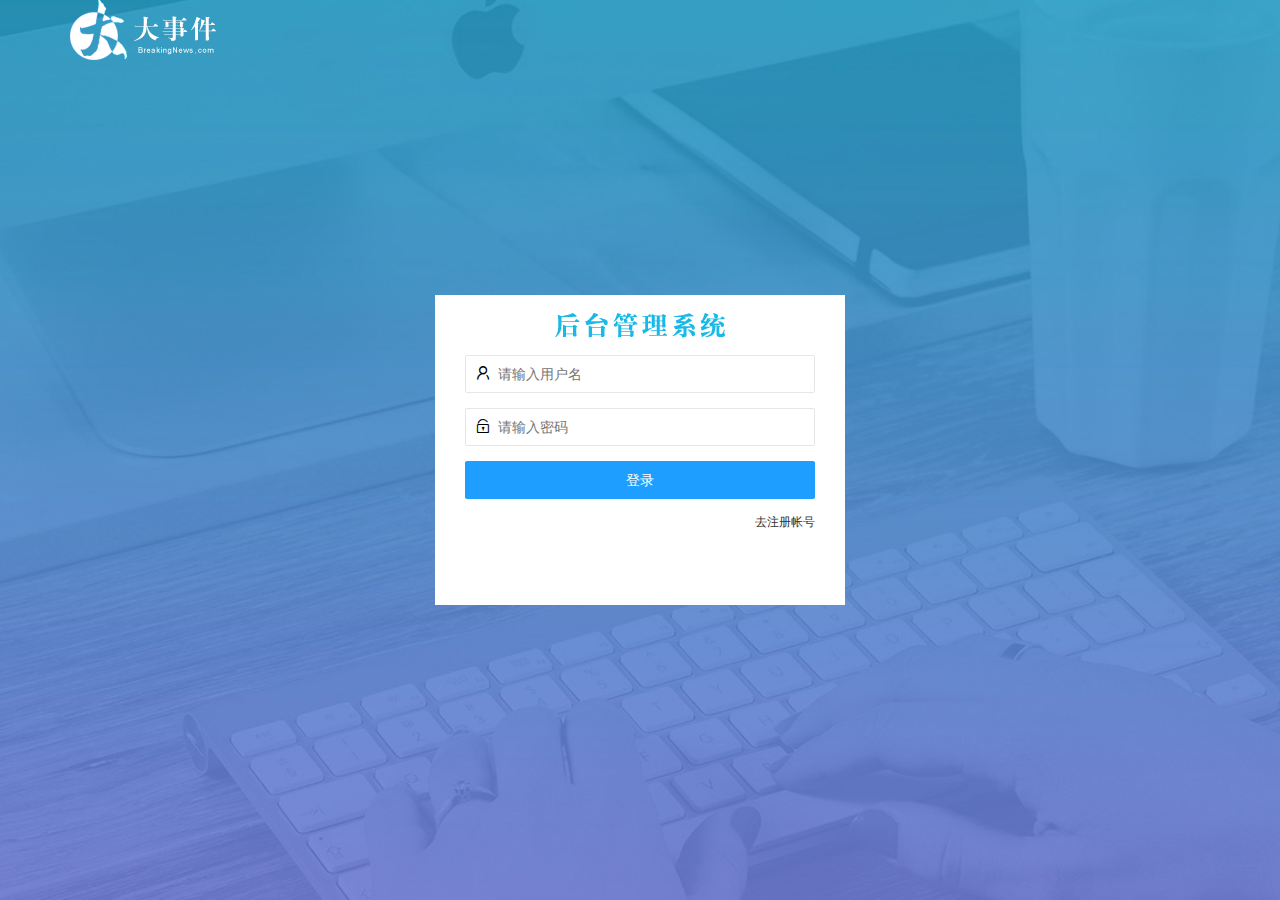
<file: login.html>
<!DOCTYPE html>
<html lang="en">

<head>
    <meta charset="UTF-8">
    <meta http-equiv="X-UA-Compatible" content="IE=edge">
    <meta name="viewport" content="width=device-width, initial-scale=1.0">
    <title>大事件-登录/注册</title>
    <link rel="stylesheet" href="/assets/lib/layui/css/layui.css">
    <link rel="stylesheet" href="./assets/css/login.css" />
   
</head>

<body>

    <!-- 头部的Logo区域 -->
    <div class="layui-main">
        <img src="/assets/images/logo.png" alt="" />
    </div>

    <!-- 登录 -->
    <div class="loginAndRegBox">
        <div class="title-box"></div>
        <!-- 登录的<div> -->
        <div class="login-box">
            <form class="layui-form" id="form_login">
                <div class="layui-form-item">
                    <i class="layui-icon">&#xe66f;</i> 
                    <input type="text" name="username" required lay-verify="required" placeholder="请输入用户名"
                        autocomplete="off" class="layui-input">
                        
                </div>
                <div class="layui-form-item">
                    <i class="layui-icon">&#xe673;</i> 
                    <input type="password" name="password" required lay-verify="required|pwd" placeholder="请输入密码"
                        autocomplete="off" class="layui-input">
                </div>
                <div class="layui-form-item">
                    <button class="layui-btn layui-btn-fluid layui-btn-normal" lay-submit >登录</button>
                </div>
                <div class="layui-form-item links">
                    <a href="javascript:;" id="link_reg" >去注册帐号</a>
               </div>
            </form>
           
        </div>
        <!-- 注册的<div> -->
        <div class="reg-box">
            <form class="layui-form" id="form_reg">
                <div class="layui-form-item">
                    <i class="layui-icon">&#xe66f;</i> 
                    <input type="text" name="username" required lay-verify="required" placeholder="请输入用户名"
                        autocomplete="off" class="layui-input">
                        
                </div>
                <div class="layui-form-item">
                    <i class="layui-icon">&#xe673;</i> 
                    <input type="password" name="password" required lay-verify="required|pwd" placeholder="请输入密码"
                        autocomplete="off" class="layui-input">
                </div>
                <div class="layui-form-item">
                    <i class="layui-icon">&#xe673;</i> 
                    <input type="password" name="repassword" required lay-verify="required|repwd" placeholder="再次确认密码"
                        autocomplete="off" class="layui-input">
                </div>
                <div class="layui-form-item">
                    <button class="layui-btn layui-btn-fluid layui-btn-normal" lay-submit >注册</button>
                </div>
                <div class="layui-form-item links">
                    <a href="javascript:;" id="link_login">去登录</a>
               </div>
            </form>
            
        </div>

    </div>
    <script src="/assets/lib/layui/layui.all.js"> </script>
    <script src="/assets/lib/jquery.js"></script>
    <script src="/assets/js/baseApi.js"></script>
    <script src="/assets/js/login.js"></script>
</body>

</html>
</file>
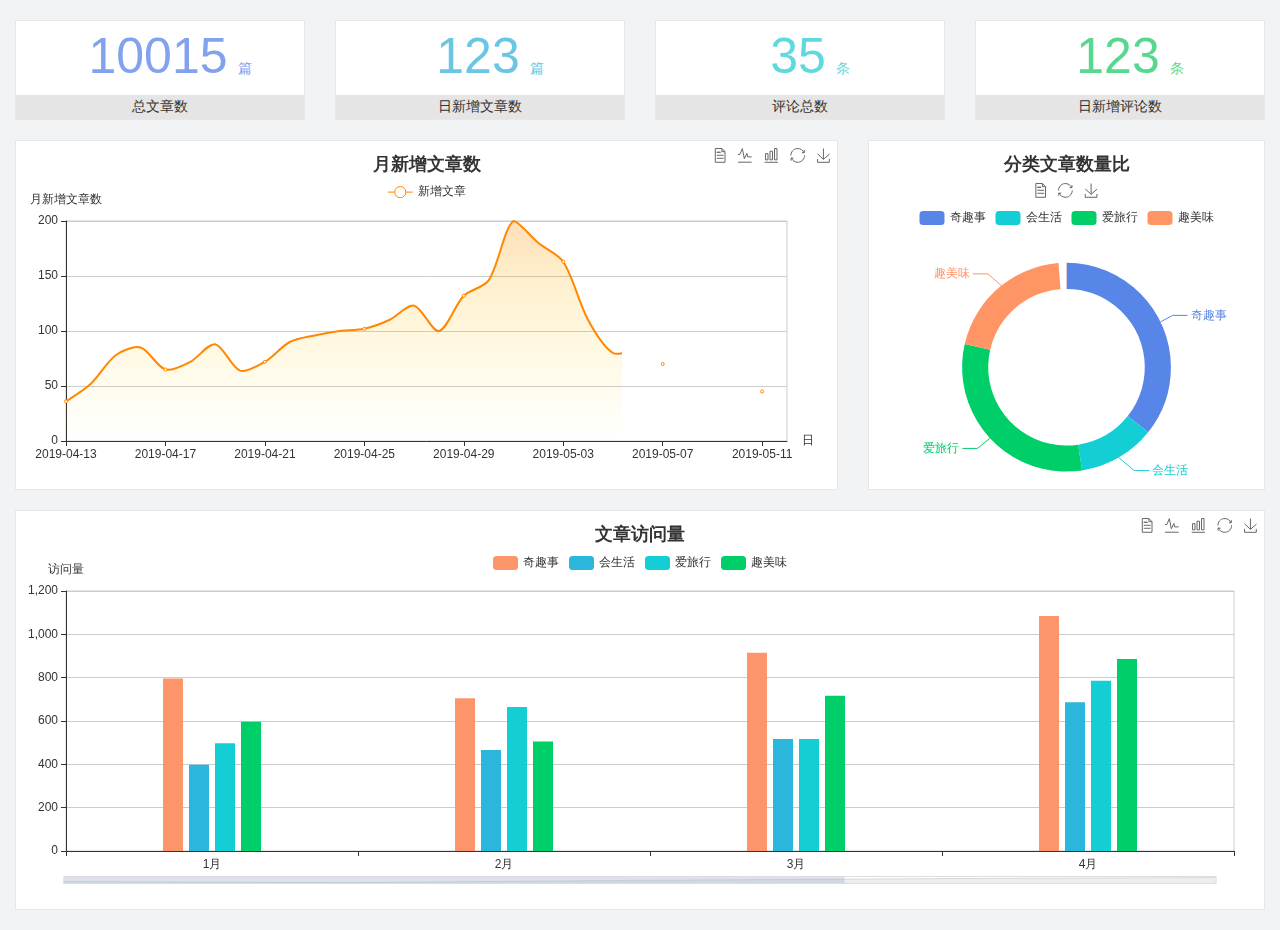
<file: home/dashboard.html>
<!DOCTYPE html>
<html lang="en">

<head>
  <meta charset="UTF-8">
  <meta name="viewport" content="width=device-width, initial-scale=1.0">
  <meta http-equiv="X-UA-Compatible" content="ie=edge">
  <title>图表统计</title>
  <link rel="stylesheet" href="../../assets/lib/bootstrap.css" />
  <link rel="stylesheet" href="../../assets/lib/main.css" />
  <script src="../../assets/lib/jquery.js"></script>
  <script type="text/javascript" src="../../assets/lib/echarts.min.js"></script>
</head>

<body>
  <div class="container-fluid">
    <div class="row spannel_list">
      <div class="col-sm-3 col-xs-6">
        <div class="spannel">
          <em>10015</em><span>篇</span>
          <b>总文章数</b>
        </div>
      </div>
      <div class="col-sm-3 col-xs-6">
        <div class="spannel scolor01">
          <em>123</em><span>篇</span>
          <b>日新增文章数</b>
        </div>
      </div>
      <div class="col-sm-3 col-xs-6">
        <div class="spannel scolor02">
          <em>35</em><span>条</span>
          <b>评论总数</b>
        </div>
      </div>
      <div class="col-sm-3 col-xs-6">
        <div class="spannel scolor03">
          <em>123</em><span>条</span>
          <b>日新增评论数</b>
        </div>
      </div>
    </div>
  </div>

  <div class="container-fluid">
    <div class="row curve-pie">
      <div class="col-lg-8 col-md-8">
        <div class="gragh_pannel" id="curve_show"></div>
      </div>
      <div class="col-lg-4 col-md-4">
        <div class="gragh_pannel" id="pie_show"></div>
      </div>
    </div>
  </div>

  <div class="container-fluid">
    <div class="column_pannel" id="column_show"></div>
  </div>

  <script>
    var oChart = echarts.init(document.getElementById('curve_show'));
    var aList_all = [
      { 'count': 36, 'date': '2019-04-13' },
      { 'count': 52, 'date': '2019-04-14' },
      { 'count': 78, 'date': '2019-04-15' },
      { 'count': 85, 'date': '2019-04-16' },
      { 'count': 65, 'date': '2019-04-17' },
      { 'count': 72, 'date': '2019-04-18' },
      { 'count': 88, 'date': '2019-04-19' },
      { 'count': 64, 'date': '2019-04-20' },
      { 'count': 72, 'date': '2019-04-21' },
      { 'count': 90, 'date': '2019-04-22' },
      { 'count': 96, 'date': '2019-04-23' },
      { 'count': 100, 'date': '2019-04-24' },
      { 'count': 102, 'date': '2019-04-25' },
      { 'count': 110, 'date': '2019-04-26' },
      { 'count': 123, 'date': '2019-04-27' },
      { 'count': 100, 'date': '2019-04-28' },
      { 'count': 132, 'date': '2019-04-29' },
      { 'count': 146, 'date': '2019-04-30' },
      { 'count': 200, 'date': '2019-05-01' },
      { 'count': 180, 'date': '2019-05-02' },
      { 'count': 163, 'date': '2019-05-03' },
      { 'count': 110, 'date': '2019-05-04' },
      { 'count': 80, 'date': '2019-05-05' },
      { 'count': 82, 'date': '2019-05-06' },
      { 'count': 70, 'date': '2019-05-07' },
      { 'count': 65, 'date': '2019-05-08' },
      { 'count': 54, 'date': '2019-05-09' },
      { 'count': 40, 'date': '2019-05-10' },
      { 'count': 45, 'date': '2019-05-11' },
      { 'count': 38, 'date': '2019-05-12' },
    ];

    let aCount = [];
    let aDate = [];

    for (var i = 0; i < aList_all.length; i++) {
      aCount.push(aList_all[i].count);
      aDate.push(aList_all[i].date);
    }

    var chartopt = {
      title: {
        text: '月新增文章数',
        left: 'center',
        top: '10'
      },
      tooltip: {
        trigger: 'axis'
      },
      legend: {
        data: ['新增文章'],
        top: '40'
      },
      toolbox: {
        show: true,
        feature: {
          mark: { show: true },
          dataView: { show: true, readOnly: false },
          magicType: { show: true, type: ['line', 'bar'] },
          restore: { show: true },
          saveAsImage: { show: true }
        }
      },
      calculable: true,
      xAxis: [
        {
          name: '日',
          type: 'category',
          boundaryGap: false,
          data: aDate
        }
      ],
      yAxis: [
        {
          name: '月新增文章数',
          type: 'value'
        }
      ],
      series: [
        {
          name: '新增文章',
          type: 'line',
          smooth: true,
          itemStyle: { normal: { areaStyle: { type: 'default' }, color: '#f80' }, lineStyle: { color: '#f80' } },
          data: aCount
        }],
      areaStyle: {
        normal: {
          color: new echarts.graphic.LinearGradient(0, 0, 0, 1, [{
            offset: 0,
            color: 'rgba(255,136,0,0.39)'
          }, {
            offset: .34,
            color: 'rgba(255,180,0,0.25)'
          }, {
            offset: 1,
            color: 'rgba(255,222,0,0.00)'
          }])

        }
      },
      grid: {
        show: true,
        x: 50,
        x2: 50,
        y: 80,
        height: 220
      }
    };

    oChart.setOption(chartopt);


    var oPie = echarts.init(document.getElementById('pie_show'));
    var oPieopt =
    {
      title: {
        top: 10,
        text: '分类文章数量比',
        x: 'center'
      },
      tooltip: {
        trigger: 'item',
        formatter: "{a} <br/>{b} : {c} ({d}%)"
      },
      color: ['#5885e8', '#13cfd5', '#00ce68', '#ff9565'],
      legend: {
        x: 'center',
        top: 65,
        data: ['奇趣事', '会生活', '爱旅行', '趣美味']
      },
      toolbox: {
        show: true,
        x: 'center',
        top: 35,
        feature: {
          mark: { show: true },
          dataView: { show: true, readOnly: false },
          magicType: {
            show: true,
            type: ['pie', 'funnel'],
            option: {
              funnel: {
                x: '25%',
                width: '50%',
                funnelAlign: 'left',
                max: 1548
              }
            }
          },
          restore: { show: true },
          saveAsImage: { show: true }
        }
      },
      calculable: true,
      series: [
        {
          name: '访问来源',
          type: 'pie',
          radius: ['45%', '60%'],
          center: ['50%', '65%'],
          data: [
            { value: 300, name: '奇趣事' },
            { value: 100, name: '会生活' },
            { value: 260, name: '爱旅行' },
            { value: 180, name: '趣美味' }
          ]
        }
      ]
    };
    oPie.setOption(oPieopt);



    var oColumn = this.echarts.init(document.getElementById('column_show'));
    var oColumnopt =
    {
      title: {
        text: '文章访问量',
        left: 'center',
        top: '10'
      },
      tooltip: {
        trigger: 'axis'
      },
      legend: {
        data: ['奇趣事', '会生活', '爱旅行', '趣美味'],
        top: '40'
      },
      toolbox: {
        show: true,
        feature: {
          mark: { show: true },
          dataView: { show: true, readOnly: false },
          magicType: { show: true, type: ['line', 'bar'] },
          restore: { show: true },
          saveAsImage: { show: true }
        }
      },
      calculable: true,
      xAxis: [
        {
          type: 'category',
          data: ['1月', '2月', '3月', '4月', '5月']
        }
      ],
      yAxis: [
        {
          name: '访问量',
          type: 'value'
        }
      ],
      series: [
        {
          name: '奇趣事',
          type: 'bar',
          barWidth: 20,
          itemStyle: {
            normal: { areaStyle: { type: 'default' }, color: '#fd956a' }
          },
          data: [800, 708, 920, 1090, 1200]
        },
        {
          name: '会生活',
          type: 'bar',
          barWidth: 20,
          itemStyle: {
            normal: { areaStyle: { type: 'default' }, color: '#2bb6db' }
          },
          data: [400, 468, 520, 690, 800]
        },
        {
          name: '爱旅行',
          type: 'bar',
          barWidth: 20,
          itemStyle: {
            normal: { areaStyle: { type: 'default' }, color: '#13cfd5' }
          },
          data: [500, 668, 520, 790, 900]
        },
        {
          name: '趣美味',
          type: 'bar',
          barWidth: 20,
          itemStyle: {
            normal: { areaStyle: { type: 'default' }, color: '#00ce68' }
          },
          data: [600, 508, 720, 890, 1000]
        }
      ],
      grid: {
        show: true,
        x: 50,
        x2: 30,
        y: 80,
        height: 260
      },
      dataZoom: [//给x轴设置滚动条
        {
          start: 0,//默认为0
          end: 100 - 1000 / 31,//默认为100
          type: 'slider',
          show: true,
          xAxisIndex: [0],
          handleSize: 0,//滑动条的 左右2个滑动条的大小
          height: 8,//组件高度
          left: 45, //左边的距离
          right: 50,//右边的距离
          bottom: 26,//右边的距离
          handleColor: '#ddd',//h滑动图标的颜色
          handleStyle: {
            borderColor: "#cacaca",
            borderWidth: "1",
            shadowBlur: 2,
            background: "#ddd",
            shadowColor: "#ddd",
          }
        }]
    };
    oColumn.setOption(oColumnopt);
  </script>
</body>

</html>
</file>
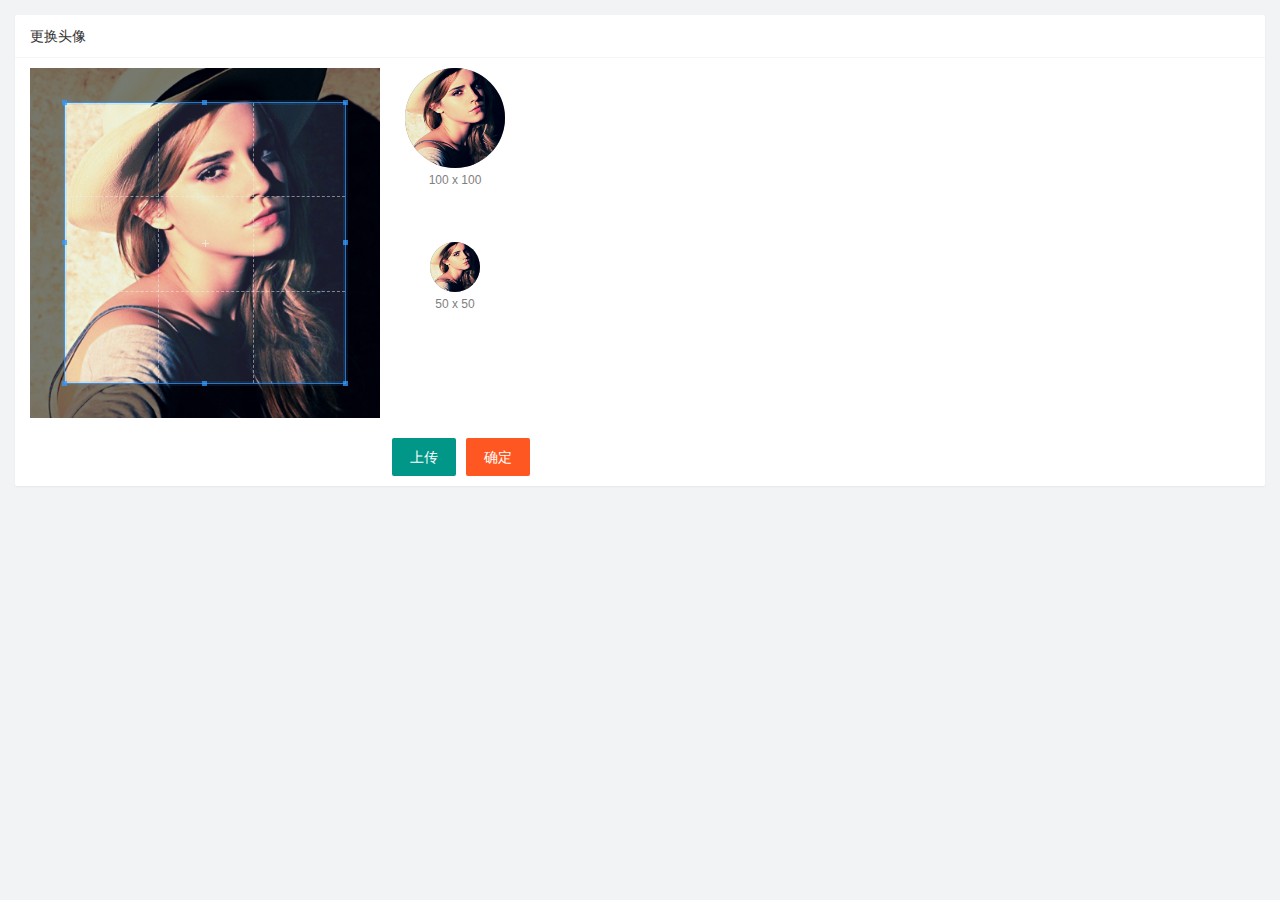
<file: user/user_avatar.html>
<!DOCTYPE html>
<html lang="en">
<head>
    <meta charset="UTF-8">
    <meta http-equiv="X-UA-Compatible" content="IE=edge">
    <meta name="viewport" content="width=device-width, initial-scale=1.0">
    <title>Document</title>
    <link rel="stylesheet" href="/assets/lib/layui/css/layui.css">
    <link rel="stylesheet" href="/assets/lib/cropper/cropper.css" />
    <link rel="stylesheet" href="/assets/css/user/user_avatar.css">
</head>
<body>
    <div class="layui-card">
        <div class="layui-card-header">更换头像</div>
        <div class="layui-card-body">
          <!-- 第一行的图片裁剪和预览区域 -->
  <div class="row1">
    <!-- 图片裁剪区域 -->
    <div class="cropper-box">
      <!-- 这个 img 标签很重要，将来会把它初始化为裁剪区域 -->
      <img id="image" src="/assets/images/sample.jpg" />
    </div>
    <!-- 图片的预览区域 -->
    <div class="preview-box">
      <div>
        <!-- 宽高为 100px 的预览区域 -->
        <div class="img-preview w100"></div>
        <p class="size">100 x 100</p>
      </div>
      <div>
        <!-- 宽高为 50px 的预览区域 -->
        <div class="img-preview w50"></div>
        <p class="size">50 x 50</p>
      </div>
    </div>
  </div>

  <!-- 第二行的按钮区域 -->
  <div class="row2">
    <input type="file" id="file" accept="image/png,image/jpeg,image/jpg">
    <button type="button" class="layui-btn" id="btnChooseImg">上传</button>
    <button type="button" class="layui-btn layui-btn-danger" id="btnUpload">确定</button>
  </div>
        </div>
      </div>
        
 <script src="/assets/lib/jquery.js"></script>
<script src="/assets/lib/cropper/Cropper.js"></script>
<script src="/assets/lib/cropper/jquery-cropper.js"></script>
<script src="/assets/lib/layui/layui.all.js"></script>
<script src="/assets/js/baseApi.js"></script>
<script src="/assets/js/user/user_avatar.js"></script>
</body>
</html>
</file>
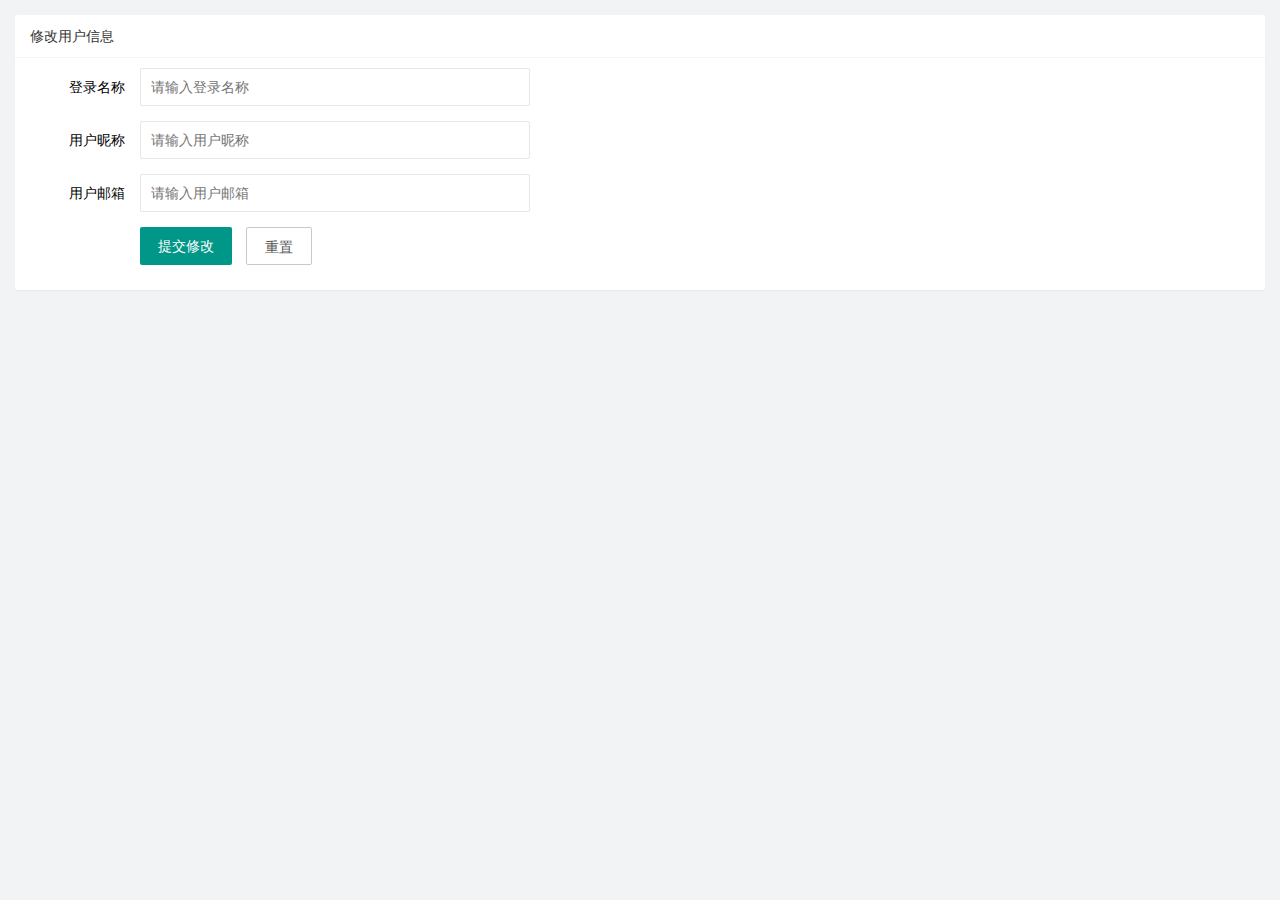
<file: user/user_info.html>
<!DOCTYPE html>
<html lang="en">
<head>
    <meta charset="UTF-8">
    <meta http-equiv="X-UA-Compatible" content="IE=edge">
    <meta name="viewport" content="width=device-width, initial-scale=1.0">
    <link rel="stylesheet" href="/assets/lib/layui/css/layui.css">
    <link rel="stylesheet" href="/assets/css/user/user_info.css">
    <title>Document</title>
</head>
<body>
    <div class="layui-card">
        <div class="layui-card-header">修改用户信息</div>
        <div class="layui-card-body">
            <form class="layui-form" lay-filter="formUserInfo">
                <input type="hidden" name="id">
                <div class="layui-form-item">
                  <label class="layui-form-label">登录名称</label>
                  <div class="layui-input-block">
                    <input type="text" name="username" required  lay-verify="required" placeholder="请输入登录名称" autocomplete="off" class="layui-input">
                  </div>
                </div>

                <div class="layui-form-item">
                    <label class="layui-form-label">用户昵称</label>
                    <div class="layui-input-block">
                      <input type="text" name="nickname" required  lay-verify="required|nickname" placeholder="请输入用户昵称" autocomplete="off" class="layui-input">
                    </div>
                  </div>

                  <div class="layui-form-item">
                    <label class="layui-form-label">用户邮箱</label>
                    <div class="layui-input-block">
                      <input type="text" name="email" required  lay-verify="required|email" placeholder="请输入用户邮箱" autocomplete="off" class="layui-input">
                    </div>
                  </div>

                  <div class="layui-form-item">
                    <div class="layui-input-block">
                      <button class="layui-btn" lay-submit lay-filter="formDemo" >提交修改</button>
                      <button type="reset" class="layui-btn layui-btn-primary" id="btnReset">重置</button>
                    </div>
                  </div>
              </form>  
        </div>
      </div>

      <script src="/assets/lib/layui/layui.all.js"></script>
      <script src="/assets/lib/jquery.js"></script>
      <script src="/assets/js/baseApi.js"></script>
      <script src="/assets/js/user/user_info.js"></script>

    </body>
</html>
</file>
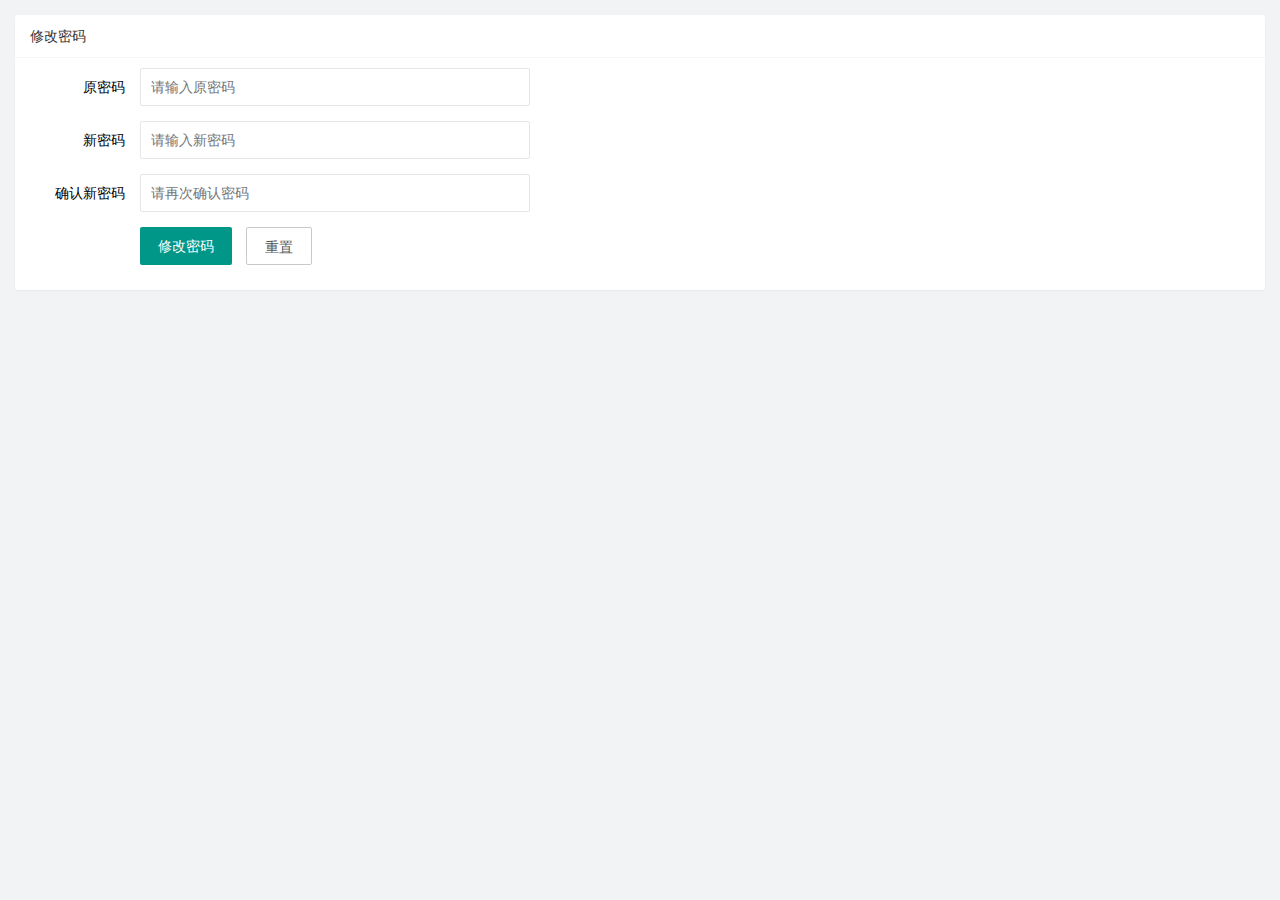
<file: user/user_pwd.html>
<!DOCTYPE html>
<html lang="en">
<head>
    <meta charset="UTF-8">
    <meta http-equiv="X-UA-Compatible" content="IE=edge">
    <meta name="viewport" content="width=device-width, initial-scale=1.0">
    <link rel="stylesheet" href="/assets/lib/layui/css/layui.css">
    <link rel="stylesheet" href="/assets/css/user/user_pwd.css">
    <title>Document</title>
</head>
<body>
    <div class="layui-card">
        <div class="layui-card-header">修改密码</div>
        <div class="layui-card-body">
            <form class="layui-form" >
                <div class="layui-form-item">
                  <label class="layui-form-label">原密码</label>
                  <div class="layui-input-block">
                    <input type="password" name="oldPwd" required  lay-verify="required|pwd" placeholder="请输入原密码" autocomplete="off" class="layui-input">
                  </div>
                </div>

                <div class="layui-form-item">
                    <label class="layui-form-label">新密码</label>
                    <div class="layui-input-block">
                      <input type="password" name="newPwd" required  lay-verify="required|pwd|samePwd" placeholder="请输入新密码" autocomplete="off" class="layui-input">
                    </div>
                  </div>

                  <div class="layui-form-item">
                    <label class="layui-form-label">确认新密码</label>
                    <div class="layui-input-block">
                      <input type="password" name="rePwd" required  lay-verify="required|pwd|rePwd" placeholder="请再次确认密码" autocomplete="off" class="layui-input">
                    </div>
                  </div>
                  <div class="layui-form-item">
                    <div class="layui-input-block">
                      <button class="layui-btn" lay-submit lay-filter="formDemo">修改密码</button>
                      <button type="reset" class="layui-btn layui-btn-primary">重置</button>
                    </div>
                  </div>

            </form>
        </div>
      </div>
          

   <script src="/assets/lib/layui/layui.all.js"></script>
   <script src="/assets/lib/jquery.js"></script>
   <script src="/assets/js/baseApi.js"></script>
   <script src="/assets/js/user/user_pwd.js"></script>
</body>
</html>
</file>
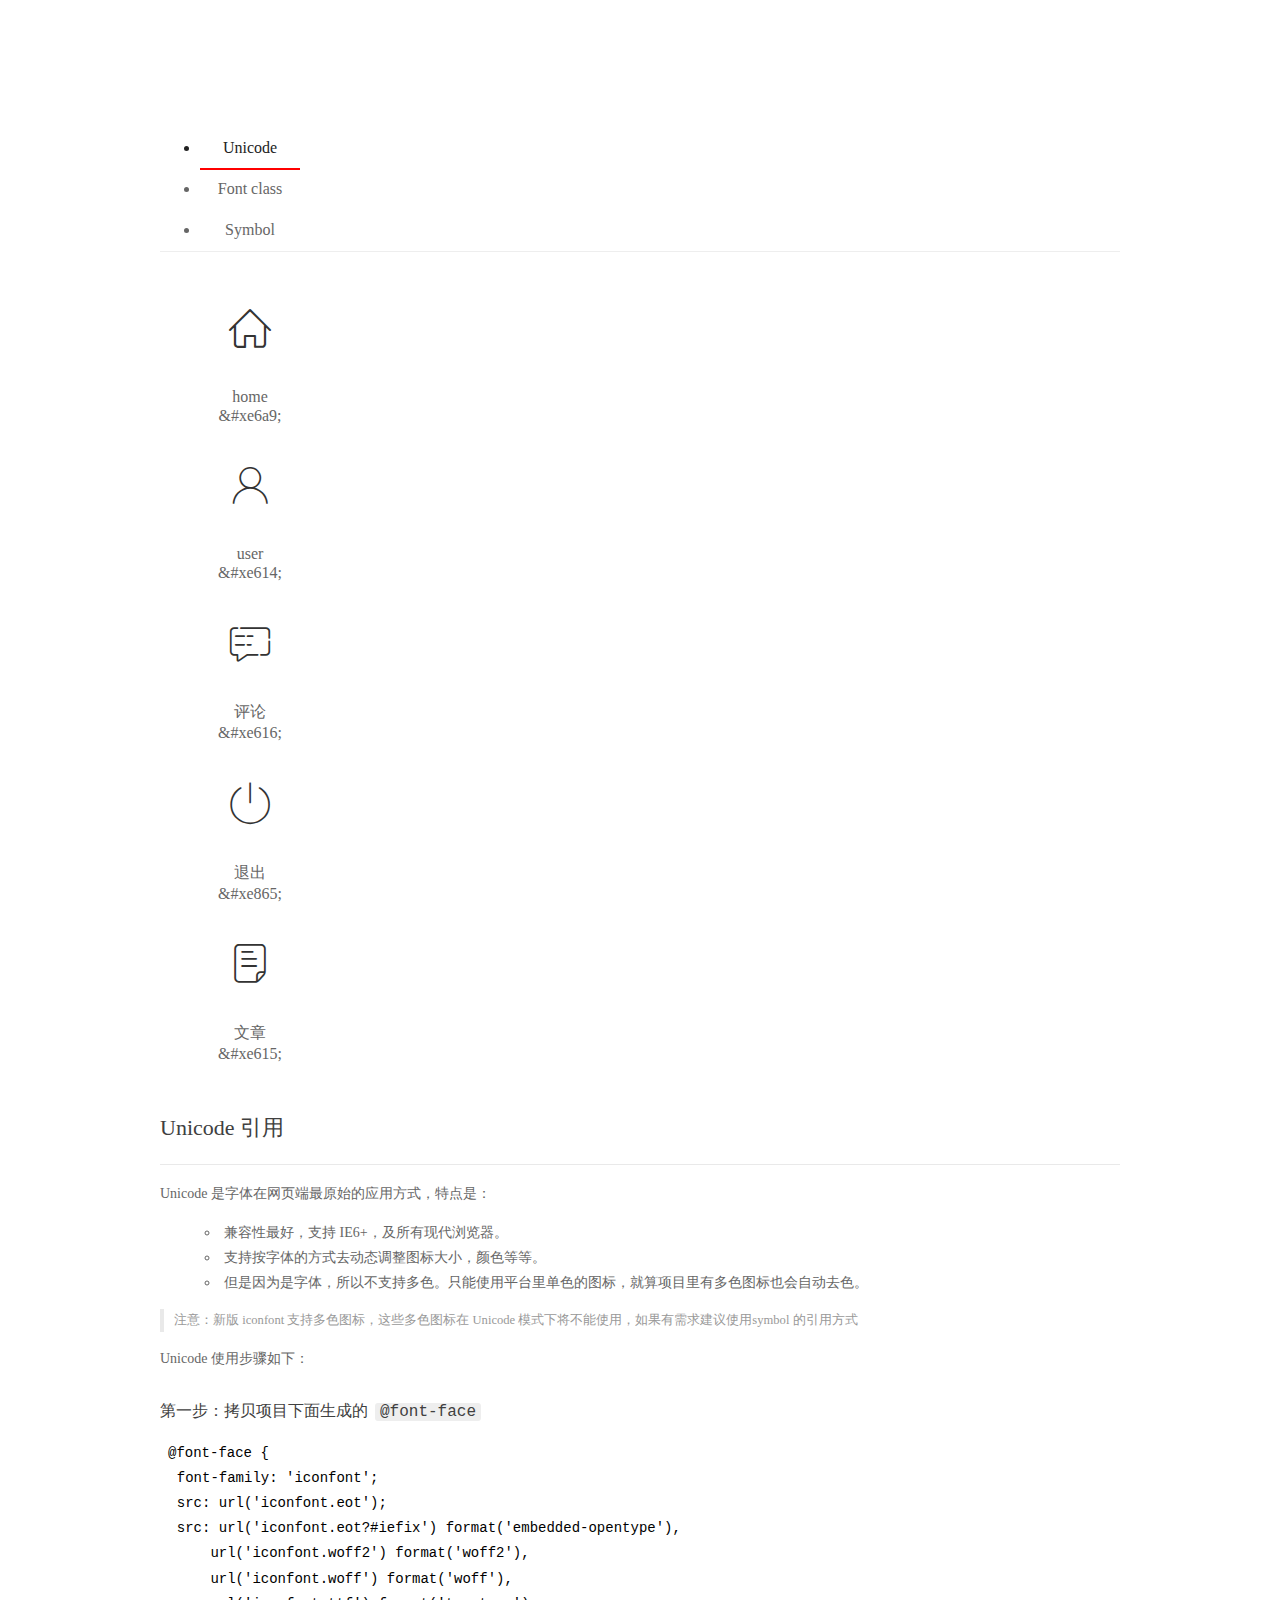
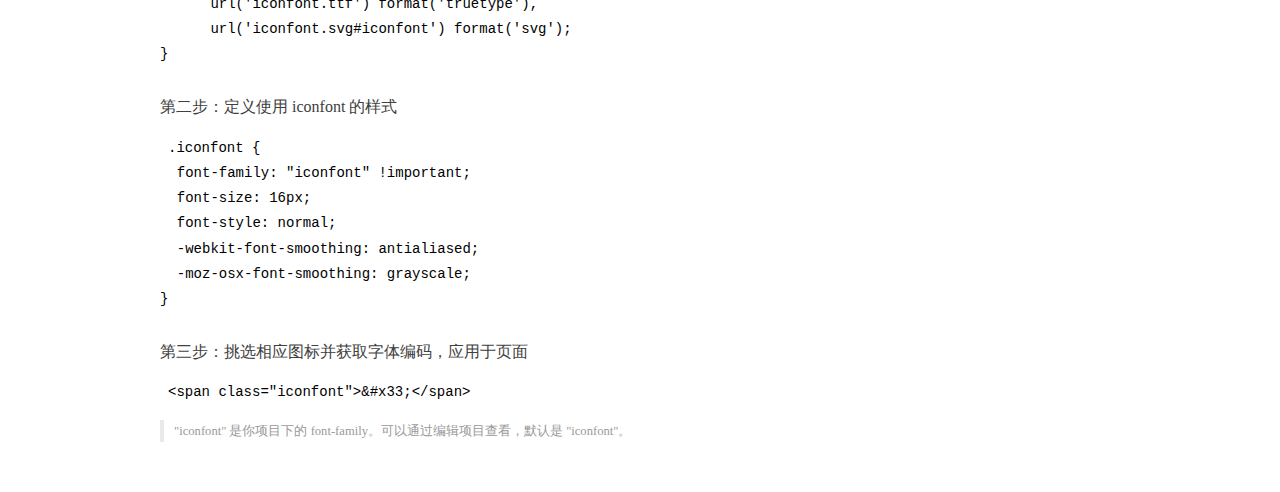
<file: assets/fonts/demo_index.html>
<!DOCTYPE html>
<html>
<head>
  <meta charset="utf-8"/>
  <title>IconFont Demo</title>
  <link rel="shortcut icon" href="https://gtms04.alicdn.com/tps/i4/TB1_oz6GVXXXXaFXpXXJDFnIXXX-64-64.ico" type="image/x-icon"/>
  <link rel="stylesheet" href="https://g.alicdn.com/thx/cube/1.3.2/cube.min.css">
  <link rel="stylesheet" href="demo.css">
  <link rel="stylesheet" href="iconfont.css">
  <script src="iconfont.js"></script>
  <!-- jQuery -->
  <script src="https://a1.alicdn.com/oss/uploads/2018/12/26/7bfddb60-08e8-11e9-9b04-53e73bb6408b.js"></script>
  <!-- 代码高亮 -->
  <script src="https://a1.alicdn.com/oss/uploads/2018/12/26/a3f714d0-08e6-11e9-8a15-ebf944d7534c.js"></script>
</head>
<body>
  <div class="main">
    <h1 class="logo"><a href="https://www.iconfont.cn/" title="iconfont 首页" target="_blank">&#xe86b;</a></h1>
    <div class="nav-tabs">
      <ul id="tabs" class="dib-box">
        <li class="dib active"><span>Unicode</span></li>
        <li class="dib"><span>Font class</span></li>
        <li class="dib"><span>Symbol</span></li>
      </ul>
      
    </div>
    <div class="tab-container">
      <div class="content unicode" style="display: block;">
          <ul class="icon_lists dib-box">
          
            <li class="dib">
              <span class="icon iconfont">&#xe6a9;</span>
                <div class="name">home</div>
                <div class="code-name">&amp;#xe6a9;</div>
              </li>
          
            <li class="dib">
              <span class="icon iconfont">&#xe614;</span>
                <div class="name">user</div>
                <div class="code-name">&amp;#xe614;</div>
              </li>
          
            <li class="dib">
              <span class="icon iconfont">&#xe616;</span>
                <div class="name">评论</div>
                <div class="code-name">&amp;#xe616;</div>
              </li>
          
            <li class="dib">
              <span class="icon iconfont">&#xe865;</span>
                <div class="name">退出</div>
                <div class="code-name">&amp;#xe865;</div>
              </li>
          
            <li class="dib">
              <span class="icon iconfont">&#xe615;</span>
                <div class="name">文章</div>
                <div class="code-name">&amp;#xe615;</div>
              </li>
          
          </ul>
          <div class="article markdown">
          <h2 id="unicode-">Unicode 引用</h2>
          <hr>

          <p>Unicode 是字体在网页端最原始的应用方式，特点是：</p>
          <ul>
            <li>兼容性最好，支持 IE6+，及所有现代浏览器。</li>
            <li>支持按字体的方式去动态调整图标大小，颜色等等。</li>
            <li>但是因为是字体，所以不支持多色。只能使用平台里单色的图标，就算项目里有多色图标也会自动去色。</li>
          </ul>
          <blockquote>
            <p>注意：新版 iconfont 支持多色图标，这些多色图标在 Unicode 模式下将不能使用，如果有需求建议使用symbol 的引用方式</p>
          </blockquote>
          <p>Unicode 使用步骤如下：</p>
          <h3 id="-font-face">第一步：拷贝项目下面生成的 <code>@font-face</code></h3>
<pre><code class="language-css"
>@font-face {
  font-family: 'iconfont';
  src: url('iconfont.eot');
  src: url('iconfont.eot?#iefix') format('embedded-opentype'),
      url('iconfont.woff2') format('woff2'),
      url('iconfont.woff') format('woff'),
      url('iconfont.ttf') format('truetype'),
      url('iconfont.svg#iconfont') format('svg');
}
</code></pre>
          <h3 id="-iconfont-">第二步：定义使用 iconfont 的样式</h3>
<pre><code class="language-css"
>.iconfont {
  font-family: "iconfont" !important;
  font-size: 16px;
  font-style: normal;
  -webkit-font-smoothing: antialiased;
  -moz-osx-font-smoothing: grayscale;
}
</code></pre>
          <h3 id="-">第三步：挑选相应图标并获取字体编码，应用于页面</h3>
<pre>
<code class="language-html"
>&lt;span class="iconfont"&gt;&amp;#x33;&lt;/span&gt;
</code></pre>
          <blockquote>
            <p>"iconfont" 是你项目下的 font-family。可以通过编辑项目查看，默认是 "iconfont"。</p>
          </blockquote>
          </div>
      </div>
      <div class="content font-class">
        <ul class="icon_lists dib-box">
          
          <li class="dib">
            <span class="icon iconfont icon-home"></span>
            <div class="name">
              home
            </div>
            <div class="code-name">.icon-home
            </div>
          </li>
          
          <li class="dib">
            <span class="icon iconfont icon-user"></span>
            <div class="name">
              user
            </div>
            <div class="code-name">.icon-user
            </div>
          </li>
          
          <li class="dib">
            <span class="icon iconfont icon-pinglun"></span>
            <div class="name">
              评论
            </div>
            <div class="code-name">.icon-pinglun
            </div>
          </li>
          
          <li class="dib">
            <span class="icon iconfont icon-tuichu"></span>
            <div class="name">
              退出
            </div>
            <div class="code-name">.icon-tuichu
            </div>
          </li>
          
          <li class="dib">
            <span class="icon iconfont icon-16"></span>
            <div class="name">
              文章
            </div>
            <div class="code-name">.icon-16
            </div>
          </li>
          
        </ul>
        <div class="article markdown">
        <h2 id="font-class-">font-class 引用</h2>
        <hr>

        <p>font-class 是 Unicode 使用方式的一种变种，主要是解决 Unicode 书写不直观，语意不明确的问题。</p>
        <p>与 Unicode 使用方式相比，具有如下特点：</p>
        <ul>
          <li>兼容性良好，支持 IE8+，及所有现代浏览器。</li>
          <li>相比于 Unicode 语意明确，书写更直观。可以很容易分辨这个 icon 是什么。</li>
          <li>因为使用 class 来定义图标，所以当要替换图标时，只需要修改 class 里面的 Unicode 引用。</li>
          <li>不过因为本质上还是使用的字体，所以多色图标还是不支持的。</li>
        </ul>
        <p>使用步骤如下：</p>
        <h3 id="-fontclass-">第一步：引入项目下面生成的 fontclass 代码：</h3>
<pre><code class="language-html">&lt;link rel="stylesheet" href="./iconfont.css"&gt;
</code></pre>
        <h3 id="-">第二步：挑选相应图标并获取类名，应用于页面：</h3>
<pre><code class="language-html">&lt;span class="iconfont icon-xxx"&gt;&lt;/span&gt;
</code></pre>
        <blockquote>
          <p>"
            iconfont" 是你项目下的 font-family。可以通过编辑项目查看，默认是 "iconfont"。</p>
        </blockquote>
      </div>
      </div>
      <div class="content symbol">
          <ul class="icon_lists dib-box">
          
            <li class="dib">
                <svg class="icon svg-icon" aria-hidden="true">
                  <use xlink:href="#icon-home"></use>
                </svg>
                <div class="name">home</div>
                <div class="code-name">#icon-home</div>
            </li>
          
            <li class="dib">
                <svg class="icon svg-icon" aria-hidden="true">
                  <use xlink:href="#icon-user"></use>
                </svg>
                <div class="name">user</div>
                <div class="code-name">#icon-user</div>
            </li>
          
            <li class="dib">
                <svg class="icon svg-icon" aria-hidden="true">
                  <use xlink:href="#icon-pinglun"></use>
                </svg>
                <div class="name">评论</div>
                <div class="code-name">#icon-pinglun</div>
            </li>
          
            <li class="dib">
                <svg class="icon svg-icon" aria-hidden="true">
                  <use xlink:href="#icon-tuichu"></use>
                </svg>
                <div class="name">退出</div>
                <div class="code-name">#icon-tuichu</div>
            </li>
          
            <li class="dib">
                <svg class="icon svg-icon" aria-hidden="true">
                  <use xlink:href="#icon-16"></use>
                </svg>
                <div class="name">文章</div>
                <div class="code-name">#icon-16</div>
            </li>
          
          </ul>
          <div class="article markdown">
          <h2 id="symbol-">Symbol 引用</h2>
          <hr>

          <p>这是一种全新的使用方式，应该说这才是未来的主流，也是平台目前推荐的用法。相关介绍可以参考这篇<a href="">文章</a>
            这种用法其实是做了一个 SVG 的集合，与另外两种相比具有如下特点：</p>
          <ul>
            <li>支持多色图标了，不再受单色限制。</li>
            <li>通过一些技巧，支持像字体那样，通过 <code>font-size</code>, <code>color</code> 来调整样式。</li>
            <li>兼容性较差，支持 IE9+，及现代浏览器。</li>
            <li>浏览器渲染 SVG 的性能一般，还不如 png。</li>
          </ul>
          <p>使用步骤如下：</p>
          <h3 id="-symbol-">第一步：引入项目下面生成的 symbol 代码：</h3>
<pre><code class="language-html">&lt;script src="./iconfont.js"&gt;&lt;/script&gt;
</code></pre>
          <h3 id="-css-">第二步：加入通用 CSS 代码（引入一次就行）：</h3>
<pre><code class="language-html">&lt;style&gt;
.icon {
  width: 1em;
  height: 1em;
  vertical-align: -0.15em;
  fill: currentColor;
  overflow: hidden;
}
&lt;/style&gt;
</code></pre>
          <h3 id="-">第三步：挑选相应图标并获取类名，应用于页面：</h3>
<pre><code class="language-html">&lt;svg class="icon" aria-hidden="true"&gt;
  &lt;use xlink:href="#icon-xxx"&gt;&lt;/use&gt;
&lt;/svg&gt;
</code></pre>
          </div>
      </div>

    </div>
  </div>
  <script>
  $(document).ready(function () {
      $('.tab-container .content:first').show()

      $('#tabs li').click(function (e) {
        var tabContent = $('.tab-container .content')
        var index = $(this).index()

        if ($(this).hasClass('active')) {
          return
        } else {
          $('#tabs li').removeClass('active')
          $(this).addClass('active')

          tabContent.hide().eq(index).fadeIn()
        }
      })
    })
  </script>
</body>
</html>
</file>
<file: assets/lib/layui/css/layui.css>
/** layui-v2.5.5 MIT License By https://www.layui.com */
 .layui-inline,img{display:inline-block;vertical-align:middle}h1,h2,h3,h4,h5,h6{font-weight:400}.layui-edge,.layui-header,.layui-inline,.layui-main{position:relative}.layui-body,.layui-edge,.layui-elip{overflow:hidden}.layui-btn,.layui-edge,.layui-inline,img{vertical-align:middle}.layui-btn,.layui-disabled,.layui-icon,.layui-unselect{-moz-user-select:none;-webkit-user-select:none;-ms-user-select:none}.layui-elip,.layui-form-checkbox span,.layui-form-pane .layui-form-label{text-overflow:ellipsis;white-space:nowrap}.layui-breadcrumb,.layui-tree-btnGroup{visibility:hidden}blockquote,body,button,dd,div,dl,dt,form,h1,h2,h3,h4,h5,h6,input,li,ol,p,pre,td,textarea,th,ul{margin:0;padding:0;-webkit-tap-highlight-color:rgba(0,0,0,0)}a:active,a:hover{outline:0}img{border:none}li{list-style:none}table{border-collapse:collapse;border-spacing:0}h4,h5,h6{font-size:100%}button,input,optgroup,option,select,textarea{font-family:inherit;font-size:inherit;font-style:inherit;font-weight:inherit;outline:0}pre{white-space:pre-wrap;white-space:-moz-pre-wrap;white-space:-pre-wrap;white-space:-o-pre-wrap;word-wrap:break-word}body{line-height:24px;font:14px Helvetica Neue,Helvetica,PingFang SC,Tahoma,Arial,sans-serif}hr{height:1px;margin:10px 0;border:0;clear:both}a{color:#333;text-decoration:none}a:hover{color:#777}a cite{font-style:normal;*cursor:pointer}.layui-border-box,.layui-border-box *{box-sizing:border-box}.layui-box,.layui-box *{box-sizing:content-box}.layui-clear{clear:both;*zoom:1}.layui-clear:after{content:'\20';clear:both;*zoom:1;display:block;height:0}.layui-inline{*display:inline;*zoom:1}.layui-edge{display:inline-block;width:0;height:0;border-width:6px;border-style:dashed;border-color:transparent}.layui-edge-top{top:-4px;border-bottom-color:#999;border-bottom-style:solid}.layui-edge-right{border-left-color:#999;border-left-style:solid}.layui-edge-bottom{top:2px;border-top-color:#999;border-top-style:solid}.layui-edge-left{border-right-color:#999;border-right-style:solid}.layui-disabled,.layui-disabled:hover{color:#d2d2d2!important;cursor:not-allowed!important}.layui-circle{border-radius:100%}.layui-show{display:block!important}.layui-hide{display:none!important}@font-face{font-family:layui-icon;src:url(../font/iconfont.eot?v=250);src:url(../font/iconfont.eot?v=250#iefix) format('embedded-opentype'),url(../font/iconfont.woff2?v=250) format('woff2'),url(../font/iconfont.woff?v=250) format('woff'),url(../font/iconfont.ttf?v=250) format('truetype'),url(../font/iconfont.svg?v=250#layui-icon) format('svg')}.layui-icon{font-family:layui-icon!important;font-size:16px;font-style:normal;-webkit-font-smoothing:antialiased;-moz-osx-font-smoothing:grayscale}.layui-icon-reply-fill:before{content:"\e611"}.layui-icon-set-fill:before{content:"\e614"}.layui-icon-menu-fill:before{content:"\e60f"}.layui-icon-search:before{content:"\e615"}.layui-icon-share:before{content:"\e641"}.layui-icon-set-sm:before{content:"\e620"}.layui-icon-engine:before{content:"\e628"}.layui-icon-close:before{content:"\1006"}.layui-icon-close-fill:before{content:"\1007"}.layui-icon-chart-screen:before{content:"\e629"}.layui-icon-star:before{content:"\e600"}.layui-icon-circle-dot:before{content:"\e617"}.layui-icon-chat:before{content:"\e606"}.layui-icon-release:before{content:"\e609"}.layui-icon-list:before{content:"\e60a"}.layui-icon-chart:before{content:"\e62c"}.layui-icon-ok-circle:before{content:"\1005"}.layui-icon-layim-theme:before{content:"\e61b"}.layui-icon-table:before{content:"\e62d"}.layui-icon-right:before{content:"\e602"}.layui-icon-left:before{content:"\e603"}.layui-icon-cart-simple:before{content:"\e698"}.layui-icon-face-cry:before{content:"\e69c"}.layui-icon-face-smile:before{content:"\e6af"}.layui-icon-survey:before{content:"\e6b2"}.layui-icon-tree:before{content:"\e62e"}.layui-icon-upload-circle:before{content:"\e62f"}.layui-icon-add-circle:before{content:"\e61f"}.layui-icon-download-circle:before{content:"\e601"}.layui-icon-templeate-1:before{content:"\e630"}.layui-icon-util:before{content:"\e631"}.layui-icon-face-surprised:before{content:"\e664"}.layui-icon-edit:before{content:"\e642"}.layui-icon-speaker:before{content:"\e645"}.layui-icon-down:before{content:"\e61a"}.layui-icon-file:before{content:"\e621"}.layui-icon-layouts:before{content:"\e632"}.layui-icon-rate-half:before{content:"\e6c9"}.layui-icon-add-circle-fine:before{content:"\e608"}.layui-icon-prev-circle:before{content:"\e633"}.layui-icon-read:before{content:"\e705"}.layui-icon-404:before{content:"\e61c"}.layui-icon-carousel:before{content:"\e634"}.layui-icon-help:before{content:"\e607"}.layui-icon-code-circle:before{content:"\e635"}.layui-icon-water:before{content:"\e636"}.layui-icon-username:before{content:"\e66f"}.layui-icon-find-fill:before{content:"\e670"}.layui-icon-about:before{content:"\e60b"}.layui-icon-location:before{content:"\e715"}.layui-icon-up:before{content:"\e619"}.layui-icon-pause:before{content:"\e651"}.layui-icon-date:before{content:"\e637"}.layui-icon-layim-uploadfile:before{content:"\e61d"}.layui-icon-delete:before{content:"\e640"}.layui-icon-play:before{content:"\e652"}.layui-icon-top:before{content:"\e604"}.layui-icon-friends:before{content:"\e612"}.layui-icon-refresh-3:before{content:"\e9aa"}.layui-icon-ok:before{content:"\e605"}.layui-icon-layer:before{content:"\e638"}.layui-icon-face-smile-fine:before{content:"\e60c"}.layui-icon-dollar:before{content:"\e659"}.layui-icon-group:before{content:"\e613"}.layui-icon-layim-download:before{content:"\e61e"}.layui-icon-picture-fine:before{content:"\e60d"}.layui-icon-link:before{content:"\e64c"}.layui-icon-diamond:before{content:"\e735"}.layui-icon-log:before{content:"\e60e"}.layui-icon-rate-solid:before{content:"\e67a"}.layui-icon-fonts-del:before{content:"\e64f"}.layui-icon-unlink:before{content:"\e64d"}.layui-icon-fonts-clear:before{content:"\e639"}.layui-icon-triangle-r:before{content:"\e623"}.layui-icon-circle:before{content:"\e63f"}.layui-icon-radio:before{content:"\e643"}.layui-icon-align-center:before{content:"\e647"}.layui-icon-align-right:before{content:"\e648"}.layui-icon-align-left:before{content:"\e649"}.layui-icon-loading-1:before{content:"\e63e"}.layui-icon-return:before{content:"\e65c"}.layui-icon-fonts-strong:before{content:"\e62b"}.layui-icon-upload:before{content:"\e67c"}.layui-icon-dialogue:before{content:"\e63a"}.layui-icon-video:before{content:"\e6ed"}.layui-icon-headset:before{content:"\e6fc"}.layui-icon-cellphone-fine:before{content:"\e63b"}.layui-icon-add-1:before{content:"\e654"}.layui-icon-face-smile-b:before{content:"\e650"}.layui-icon-fonts-html:before{content:"\e64b"}.layui-icon-form:before{content:"\e63c"}.layui-icon-cart:before{content:"\e657"}.layui-icon-camera-fill:before{content:"\e65d"}.layui-icon-tabs:before{content:"\e62a"}.layui-icon-fonts-code:before{content:"\e64e"}.layui-icon-fire:before{content:"\e756"}.layui-icon-set:before{content:"\e716"}.layui-icon-fonts-u:before{content:"\e646"}.layui-icon-triangle-d:before{content:"\e625"}.layui-icon-tips:before{content:"\e702"}.layui-icon-picture:before{content:"\e64a"}.layui-icon-more-vertical:before{content:"\e671"}.layui-icon-flag:before{content:"\e66c"}.layui-icon-loading:before{content:"\e63d"}.layui-icon-fonts-i:before{content:"\e644"}.layui-icon-refresh-1:before{content:"\e666"}.layui-icon-rmb:before{content:"\e65e"}.layui-icon-home:before{content:"\e68e"}.layui-icon-user:before{content:"\e770"}.layui-icon-notice:before{content:"\e667"}.layui-icon-login-weibo:before{content:"\e675"}.layui-icon-voice:before{content:"\e688"}.layui-icon-upload-drag:before{content:"\e681"}.layui-icon-login-qq:before{content:"\e676"}.layui-icon-snowflake:before{content:"\e6b1"}.layui-icon-file-b:before{content:"\e655"}.layui-icon-template:before{content:"\e663"}.layui-icon-auz:before{content:"\e672"}.layui-icon-console:before{content:"\e665"}.layui-icon-app:before{content:"\e653"}.layui-icon-prev:before{content:"\e65a"}.layui-icon-website:before{content:"\e7ae"}.layui-icon-next:before{content:"\e65b"}.layui-icon-component:before{content:"\e857"}.layui-icon-more:before{content:"\e65f"}.layui-icon-login-wechat:before{content:"\e677"}.layui-icon-shrink-right:before{content:"\e668"}.layui-icon-spread-left:before{content:"\e66b"}.layui-icon-camera:before{content:"\e660"}.layui-icon-note:before{content:"\e66e"}.layui-icon-refresh:before{content:"\e669"}.layui-icon-female:before{content:"\e661"}.layui-icon-male:before{content:"\e662"}.layui-icon-password:before{content:"\e673"}.layui-icon-senior:before{content:"\e674"}.layui-icon-theme:before{content:"\e66a"}.layui-icon-tread:before{content:"\e6c5"}.layui-icon-praise:before{content:"\e6c6"}.layui-icon-star-fill:before{content:"\e658"}.layui-icon-rate:before{content:"\e67b"}.layui-icon-template-1:before{content:"\e656"}.layui-icon-vercode:before{content:"\e679"}.layui-icon-cellphone:before{content:"\e678"}.layui-icon-screen-full:before{content:"\e622"}.layui-icon-screen-restore:before{content:"\e758"}.layui-icon-cols:before{content:"\e610"}.layui-icon-export:before{content:"\e67d"}.layui-icon-print:before{content:"\e66d"}.layui-icon-slider:before{content:"\e714"}.layui-icon-addition:before{content:"\e624"}.layui-icon-subtraction:before{content:"\e67e"}.layui-icon-service:before{content:"\e626"}.layui-icon-transfer:before{content:"\e691"}.layui-main{width:1140px;margin:0 auto}.layui-header{z-index:1000;height:60px}.layui-header a:hover{transition:all .5s;-webkit-transition:all .5s}.layui-side{position:fixed;left:0;top:0;bottom:0;z-index:999;width:200px;overflow-x:hidden}.layui-side-scroll{position:relative;width:220px;height:100%;overflow-x:hidden}.layui-body{position:absolute;left:200px;right:0;top:0;bottom:0;z-index:998;width:auto;overflow-y:auto;box-sizing:border-box}.layui-layout-body{overflow:hidden}.layui-layout-admin .layui-header{background-color:#23262E}.layui-layout-admin .layui-side{top:60px;width:200px;overflow-x:hidden}.layui-layout-admin .layui-body{position:fixed;top:60px;bottom:44px}.layui-layout-admin .layui-main{width:auto;margin:0 15px}.layui-layout-admin .layui-footer{position:fixed;left:200px;right:0;bottom:0;height:44px;line-height:44px;padding:0 15px;background-color:#eee}.layui-layout-admin .layui-logo{position:absolute;left:0;top:0;width:200px;height:100%;line-height:60px;text-align:center;color:#009688;font-size:16px}.layui-layout-admin .layui-header .layui-nav{background:0 0}.layui-layout-left{position:absolute!important;left:200px;top:0}.layui-layout-right{position:absolute!important;right:0;top:0}.layui-container{position:relative;margin:0 auto;padding:0 15px;box-sizing:border-box}.layui-fluid{position:relative;margin:0 auto;padding:0 15px}.layui-row:after,.layui-row:before{content:'';display:block;clear:both}.layui-col-lg1,.layui-col-lg10,.layui-col-lg11,.layui-col-lg12,.layui-col-lg2,.layui-col-lg3,.layui-col-lg4,.layui-col-lg5,.layui-col-lg6,.layui-col-lg7,.layui-col-lg8,.layui-col-lg9,.layui-col-md1,.layui-col-md10,.layui-col-md11,.layui-col-md12,.layui-col-md2,.layui-col-md3,.layui-col-md4,.layui-col-md5,.layui-col-md6,.layui-col-md7,.layui-col-md8,.layui-col-md9,.layui-col-sm1,.layui-col-sm10,.layui-col-sm11,.layui-col-sm12,.layui-col-sm2,.layui-col-sm3,.layui-col-sm4,.layui-col-sm5,.layui-col-sm6,.layui-col-sm7,.layui-col-sm8,.layui-col-sm9,.layui-col-xs1,.layui-col-xs10,.layui-col-xs11,.layui-col-xs12,.layui-col-xs2,.layui-col-xs3,.layui-col-xs4,.layui-col-xs5,.layui-col-xs6,.layui-col-xs7,.layui-col-xs8,.layui-col-xs9{position:relative;display:block;box-sizing:border-box}.layui-col-xs1,.layui-col-xs10,.layui-col-xs11,.layui-col-xs12,.layui-col-xs2,.layui-col-xs3,.layui-col-xs4,.layui-col-xs5,.layui-col-xs6,.layui-col-xs7,.layui-col-xs8,.layui-col-xs9{float:left}.layui-col-xs1{width:8.33333333%}.layui-col-xs2{width:16.66666667%}.layui-col-xs3{width:25%}.layui-col-xs4{width:33.33333333%}.layui-col-xs5{width:41.66666667%}.layui-col-xs6{width:50%}.layui-col-xs7{width:58.33333333%}.layui-col-xs8{width:66.66666667%}.layui-col-xs9{width:75%}.layui-col-xs10{width:83.33333333%}.layui-col-xs11{width:91.66666667%}.layui-col-xs12{width:100%}.layui-col-xs-offset1{margin-left:8.33333333%}.layui-col-xs-offset2{margin-left:16.66666667%}.layui-col-xs-offset3{margin-left:25%}.layui-col-xs-offset4{margin-left:33.33333333%}.layui-col-xs-offset5{margin-left:41.66666667%}.layui-col-xs-offset6{margin-left:50%}.layui-col-xs-offset7{margin-left:58.33333333%}.layui-col-xs-offset8{margin-left:66.66666667%}.layui-col-xs-offset9{margin-left:75%}.layui-col-xs-offset10{margin-left:83.33333333%}.layui-col-xs-offset11{margin-left:91.66666667%}.layui-col-xs-offset12{margin-left:100%}@media screen and (max-width:768px){.layui-hide-xs{display:none!important}.layui-show-xs-block{display:block!important}.layui-show-xs-inline{display:inline!important}.layui-show-xs-inline-block{display:inline-block!important}}@media screen and (min-width:768px){.layui-container{width:750px}.layui-hide-sm{display:none!important}.layui-show-sm-block{display:block!important}.layui-show-sm-inline{display:inline!important}.layui-show-sm-inline-block{display:inline-block!important}.layui-col-sm1,.layui-col-sm10,.layui-col-sm11,.layui-col-sm12,.layui-col-sm2,.layui-col-sm3,.layui-col-sm4,.layui-col-sm5,.layui-col-sm6,.layui-col-sm7,.layui-col-sm8,.layui-col-sm9{float:left}.layui-col-sm1{width:8.33333333%}.layui-col-sm2{width:16.66666667%}.layui-col-sm3{width:25%}.layui-col-sm4{width:33.33333333%}.layui-col-sm5{width:41.66666667%}.layui-col-sm6{width:50%}.layui-col-sm7{width:58.33333333%}.layui-col-sm8{width:66.66666667%}.layui-col-sm9{width:75%}.layui-col-sm10{width:83.33333333%}.layui-col-sm11{width:91.66666667%}.layui-col-sm12{width:100%}.layui-col-sm-offset1{margin-left:8.33333333%}.layui-col-sm-offset2{margin-left:16.66666667%}.layui-col-sm-offset3{margin-left:25%}.layui-col-sm-offset4{margin-left:33.33333333%}.layui-col-sm-offset5{margin-left:41.66666667%}.layui-col-sm-offset6{margin-left:50%}.layui-col-sm-offset7{margin-left:58.33333333%}.layui-col-sm-offset8{margin-left:66.66666667%}.layui-col-sm-offset9{margin-left:75%}.layui-col-sm-offset10{margin-left:83.33333333%}.layui-col-sm-offset11{margin-left:91.66666667%}.layui-col-sm-offset12{margin-left:100%}}@media screen and (min-width:992px){.layui-container{width:970px}.layui-hide-md{display:none!important}.layui-show-md-block{display:block!important}.layui-show-md-inline{display:inline!important}.layui-show-md-inline-block{display:inline-block!important}.layui-col-md1,.layui-col-md10,.layui-col-md11,.layui-col-md12,.layui-col-md2,.layui-col-md3,.layui-col-md4,.layui-col-md5,.layui-col-md6,.layui-col-md7,.layui-col-md8,.layui-col-md9{float:left}.layui-col-md1{width:8.33333333%}.layui-col-md2{width:16.66666667%}.layui-col-md3{width:25%}.layui-col-md4{width:33.33333333%}.layui-col-md5{width:41.66666667%}.layui-col-md6{width:50%}.layui-col-md7{width:58.33333333%}.layui-col-md8{width:66.66666667%}.layui-col-md9{width:75%}.layui-col-md10{width:83.33333333%}.layui-col-md11{width:91.66666667%}.layui-col-md12{width:100%}.layui-col-md-offset1{margin-left:8.33333333%}.layui-col-md-offset2{margin-left:16.66666667%}.layui-col-md-offset3{margin-left:25%}.layui-col-md-offset4{margin-left:33.33333333%}.layui-col-md-offset5{margin-left:41.66666667%}.layui-col-md-offset6{margin-left:50%}.layui-col-md-offset7{margin-left:58.33333333%}.layui-col-md-offset8{margin-left:66.66666667%}.layui-col-md-offset9{margin-left:75%}.layui-col-md-offset10{margin-left:83.33333333%}.layui-col-md-offset11{margin-left:91.66666667%}.layui-col-md-offset12{margin-left:100%}}@media screen and (min-width:1200px){.layui-container{width:1170px}.layui-hide-lg{display:none!important}.layui-show-lg-block{display:block!important}.layui-show-lg-inline{display:inline!important}.layui-show-lg-inline-block{display:inline-block!important}.layui-col-lg1,.layui-col-lg10,.layui-col-lg11,.layui-col-lg12,.layui-col-lg2,.layui-col-lg3,.layui-col-lg4,.layui-col-lg5,.layui-col-lg6,.layui-col-lg7,.layui-col-lg8,.layui-col-lg9{float:left}.layui-col-lg1{width:8.33333333%}.layui-col-lg2{width:16.66666667%}.layui-col-lg3{width:25%}.layui-col-lg4{width:33.33333333%}.layui-col-lg5{width:41.66666667%}.layui-col-lg6{width:50%}.layui-col-lg7{width:58.33333333%}.layui-col-lg8{width:66.66666667%}.layui-col-lg9{width:75%}.layui-col-lg10{width:83.33333333%}.layui-col-lg11{width:91.66666667%}.layui-col-lg12{width:100%}.layui-col-lg-offset1{margin-left:8.33333333%}.layui-col-lg-offset2{margin-left:16.66666667%}.layui-col-lg-offset3{margin-left:25%}.layui-col-lg-offset4{margin-left:33.33333333%}.layui-col-lg-offset5{margin-left:41.66666667%}.layui-col-lg-offset6{margin-left:50%}.layui-col-lg-offset7{margin-left:58.33333333%}.layui-col-lg-offset8{margin-left:66.66666667%}.layui-col-lg-offset9{margin-left:75%}.layui-col-lg-offset10{margin-left:83.33333333%}.layui-col-lg-offset11{margin-left:91.66666667%}.layui-col-lg-offset12{margin-left:100%}}.layui-col-space1{margin:-.5px}.layui-col-space1>*{padding:.5px}.layui-col-space3{margin:-1.5px}.layui-col-space3>*{padding:1.5px}.layui-col-space5{margin:-2.5px}.layui-col-space5>*{padding:2.5px}.layui-col-space8{margin:-3.5px}.layui-col-space8>*{padding:3.5px}.layui-col-space10{margin:-5px}.layui-col-space10>*{padding:5px}.layui-col-space12{margin:-6px}.layui-col-space12>*{padding:6px}.layui-col-space15{margin:-7.5px}.layui-col-space15>*{padding:7.5px}.layui-col-space18{margin:-9px}.layui-col-space18>*{padding:9px}.layui-col-space20{margin:-10px}.layui-col-space20>*{padding:10px}.layui-col-space22{margin:-11px}.layui-col-space22>*{padding:11px}.layui-col-space25{margin:-12.5px}.layui-col-space25>*{padding:12.5px}.layui-col-space30{margin:-15px}.layui-col-space30>*{padding:15px}.layui-btn,.layui-input,.layui-select,.layui-textarea,.layui-upload-button{outline:0;-webkit-appearance:none;transition:all .3s;-webkit-transition:all .3s;box-sizing:border-box}.layui-elem-quote{margin-bottom:10px;padding:15px;line-height:22px;border-left:5px solid #009688;border-radius:0 2px 2px 0;background-color:#f2f2f2}.layui-quote-nm{border-style:solid;border-width:1px 1px 1px 5px;background:0 0}.layui-elem-field{margin-bottom:10px;padding:0;border-width:1px;border-style:solid}.layui-elem-field legend{margin-left:20px;padding:0 10px;font-size:20px;font-weight:300}.layui-field-title{margin:10px 0 20px;border-width:1px 0 0}.layui-field-box{padding:10px 15px}.layui-field-title .layui-field-box{padding:10px 0}.layui-progress{position:relative;height:6px;border-radius:20px;background-color:#e2e2e2}.layui-progress-bar{position:absolute;left:0;top:0;width:0;max-width:100%;height:6px;border-radius:20px;text-align:right;background-color:#5FB878;transition:all .3s;-webkit-transition:all .3s}.layui-progress-big,.layui-progress-big .layui-progress-bar{height:18px;line-height:18px}.layui-progress-text{position:relative;top:-20px;line-height:18px;font-size:12px;color:#666}.layui-progress-big .layui-progress-text{position:static;padding:0 10px;color:#fff}.layui-collapse{border-width:1px;border-style:solid;border-radius:2px}.layui-colla-content,.layui-colla-item{border-top-width:1px;border-top-style:solid}.layui-colla-item:first-child{border-top:none}.layui-colla-title{position:relative;height:42px;line-height:42px;padding:0 15px 0 35px;color:#333;background-color:#f2f2f2;cursor:pointer;font-size:14px;overflow:hidden}.layui-colla-content{display:none;padding:10px 15px;line-height:22px;color:#666}.layui-colla-icon{position:absolute;left:15px;top:0;font-size:14px}.layui-card{margin-bottom:15px;border-radius:2px;background-color:#fff;box-shadow:0 1px 2px 0 rgba(0,0,0,.05)}.layui-card:last-child{margin-bottom:0}.layui-card-header{position:relative;height:42px;line-height:42px;padding:0 15px;border-bottom:1px solid #f6f6f6;color:#333;border-radius:2px 2px 0 0;font-size:14px}.layui-bg-black,.layui-bg-blue,.layui-bg-cyan,.layui-bg-green,.layui-bg-orange,.layui-bg-red{color:#fff!important}.layui-card-body{position:relative;padding:10px 15px;line-height:24px}.layui-card-body[pad15]{padding:15px}.layui-card-body[pad20]{padding:20px}.layui-card-body .layui-table{margin:5px 0}.layui-card .layui-tab{margin:0}.layui-panel-window{position:relative;padding:15px;border-radius:0;border-top:5px solid #E6E6E6;background-color:#fff}.layui-auxiliar-moving{position:fixed;left:0;right:0;top:0;bottom:0;width:100%;height:100%;background:0 0;z-index:9999999999}.layui-form-label,.layui-form-mid,.layui-form-select,.layui-input-block,.layui-input-inline,.layui-textarea{position:relative}.layui-bg-red{background-color:#FF5722!important}.layui-bg-orange{background-color:#FFB800!important}.layui-bg-green{background-color:#009688!important}.layui-bg-cyan{background-color:#2F4056!important}.layui-bg-blue{background-color:#1E9FFF!important}.layui-bg-black{background-color:#393D49!important}.layui-bg-gray{background-color:#eee!important;color:#666!important}.layui-badge-rim,.layui-colla-content,.layui-colla-item,.layui-collapse,.layui-elem-field,.layui-form-pane .layui-form-item[pane],.layui-form-pane .layui-form-label,.layui-input,.layui-layedit,.layui-layedit-tool,.layui-quote-nm,.layui-select,.layui-tab-bar,.layui-tab-card,.layui-tab-title,.layui-tab-title .layui-this:after,.layui-textarea{border-color:#e6e6e6}.layui-timeline-item:before,hr{background-color:#e6e6e6}.layui-text{line-height:22px;font-size:14px;color:#666}.layui-text h1,.layui-text h2,.layui-text h3{font-weight:500;color:#333}.layui-text h1{font-size:30px}.layui-text h2{font-size:24px}.layui-text h3{font-size:18px}.layui-text a:not(.layui-btn){color:#01AAED}.layui-text a:not(.layui-btn):hover{text-decoration:underline}.layui-text ul{padding:5px 0 5px 15px}.layui-text ul li{margin-top:5px;list-style-type:disc}.layui-text em,.layui-word-aux{color:#999!important;padding:0 5px!important}.layui-btn{display:inline-block;height:38px;line-height:38px;padding:0 18px;background-color:#009688;color:#fff;white-space:nowrap;text-align:center;font-size:14px;border:none;border-radius:2px;cursor:pointer}.layui-btn:hover{opacity:.8;filter:alpha(opacity=80);color:#fff}.layui-btn:active{opacity:1;filter:alpha(opacity=100)}.layui-btn+.layui-btn{margin-left:10px}.layui-btn-container{font-size:0}.layui-btn-container .layui-btn{margin-right:10px;margin-bottom:10px}.layui-btn-container .layui-btn+.layui-btn{margin-left:0}.layui-table .layui-btn-container .layui-btn{margin-bottom:9px}.layui-btn-radius{border-radius:100px}.layui-btn .layui-icon{margin-right:3px;font-size:18px;vertical-align:bottom;vertical-align:middle\9}.layui-btn-primary{border:1px solid #C9C9C9;background-color:#fff;color:#555}.layui-btn-primary:hover{border-color:#009688;color:#333}.layui-btn-normal{background-color:#1E9FFF}.layui-btn-warm{background-color:#FFB800}.layui-btn-danger{background-color:#FF5722}.layui-btn-checked{background-color:#5FB878}.layui-btn-disabled,.layui-btn-disabled:active,.layui-btn-disabled:hover{border:1px solid #e6e6e6;background-color:#FBFBFB;color:#C9C9C9;cursor:not-allowed;opacity:1}.layui-btn-lg{height:44px;line-height:44px;padding:0 25px;font-size:16px}.layui-btn-sm{height:30px;line-height:30px;padding:0 10px;font-size:12px}.layui-btn-sm i{font-size:16px!important}.layui-btn-xs{height:22px;line-height:22px;padding:0 5px;font-size:12px}.layui-btn-xs i{font-size:14px!important}.layui-btn-group{display:inline-block;vertical-align:middle;font-size:0}.layui-btn-group .layui-btn{margin-left:0!important;margin-right:0!important;border-left:1px solid rgba(255,255,255,.5);border-radius:0}.layui-btn-group .layui-btn-primary{border-left:none}.layui-btn-group .layui-btn-primary:hover{border-color:#C9C9C9;color:#009688}.layui-btn-group .layui-btn:first-child{border-left:none;border-radius:2px 0 0 2px}.layui-btn-group .layui-btn-primary:first-child{border-left:1px solid #c9c9c9}.layui-btn-group .layui-btn:last-child{border-radius:0 2px 2px 0}.layui-btn-group .layui-btn+.layui-btn{margin-left:0}.layui-btn-group+.layui-btn-group{margin-left:10px}.layui-btn-fluid{width:100%}.layui-input,.layui-select,.layui-textarea{height:38px;line-height:1.3;line-height:38px\9;border-width:1px;border-style:solid;background-color:#fff;border-radius:2px}.layui-input::-webkit-input-placeholder,.layui-select::-webkit-input-placeholder,.layui-textarea::-webkit-input-placeholder{line-height:1.3}.layui-input,.layui-textarea{display:block;width:100%;padding-left:10px}.layui-input:hover,.layui-textarea:hover{border-color:#D2D2D2!important}.layui-input:focus,.layui-textarea:focus{border-color:#C9C9C9!important}.layui-textarea{min-height:100px;height:auto;line-height:20px;padding:6px 10px;resize:vertical}.layui-select{padding:0 10px}.layui-form input[type=checkbox],.layui-form input[type=radio],.layui-form select{display:none}.layui-form [lay-ignore]{display:initial}.layui-form-item{margin-bottom:15px;clear:both;*zoom:1}.layui-form-item:after{content:'\20';clear:both;*zoom:1;display:block;height:0}.layui-form-label{float:left;display:block;padding:9px 15px;width:80px;font-weight:400;line-height:20px;text-align:right}.layui-form-label-col{display:block;float:none;padding:9px 0;line-height:20px;text-align:left}.layui-form-item .layui-inline{margin-bottom:5px;margin-right:10px}.layui-input-block{margin-left:110px;min-height:36px}.layui-input-inline{display:inline-block;vertical-align:middle}.layui-form-item .layui-input-inline{float:left;width:190px;margin-right:10px}.layui-form-text .layui-input-inline{width:auto}.layui-form-mid{float:left;display:block;padding:9px 0!important;line-height:20px;margin-right:10px}.layui-form-danger+.layui-form-select .layui-input,.layui-form-danger:focus{border-color:#FF5722!important}.layui-form-select .layui-input{padding-right:30px;cursor:pointer}.layui-form-select .layui-edge{position:absolute;right:10px;top:50%;margin-top:-3px;cursor:pointer;border-width:6px;border-top-color:#c2c2c2;border-top-style:solid;transition:all .3s;-webkit-transition:all .3s}.layui-form-select dl{display:none;position:absolute;left:0;top:42px;padding:5px 0;z-index:899;min-width:100%;border:1px solid #d2d2d2;max-height:300px;overflow-y:auto;background-color:#fff;border-radius:2px;box-shadow:0 2px 4px rgba(0,0,0,.12);box-sizing:border-box}.layui-form-select dl dd,.layui-form-select dl dt{padding:0 10px;line-height:36px;white-space:nowrap;overflow:hidden;text-overflow:ellipsis}.layui-form-select dl dt{font-size:12px;color:#999}.layui-form-select dl dd{cursor:pointer}.layui-form-select dl dd:hover{background-color:#f2f2f2;-webkit-transition:.5s all;transition:.5s all}.layui-form-select .layui-select-group dd{padding-left:20px}.layui-form-select dl dd.layui-select-tips{padding-left:10px!important;color:#999}.layui-form-select dl dd.layui-this{background-color:#5FB878;color:#fff}.layui-form-checkbox,.layui-form-select dl dd.layui-disabled{background-color:#fff}.layui-form-selected dl{display:block}.layui-form-checkbox,.layui-form-checkbox *,.layui-form-switch{display:inline-block;vertical-align:middle}.layui-form-selected .layui-edge{margin-top:-9px;-webkit-transform:rotate(180deg);transform:rotate(180deg);margin-top:-3px\9}:root .layui-form-selected .layui-edge{margin-top:-9px\0/IE9}.layui-form-selectup dl{top:auto;bottom:42px}.layui-select-none{margin:5px 0;text-align:center;color:#999}.layui-select-disabled .layui-disabled{border-color:#eee!important}.layui-select-disabled .layui-edge{border-top-color:#d2d2d2}.layui-form-checkbox{position:relative;height:30px;line-height:30px;margin-right:10px;padding-right:30px;cursor:pointer;font-size:0;-webkit-transition:.1s linear;transition:.1s linear;box-sizing:border-box}.layui-form-checkbox span{padding:0 10px;height:100%;font-size:14px;border-radius:2px 0 0 2px;background-color:#d2d2d2;color:#fff;overflow:hidden}.layui-form-checkbox:hover span{background-color:#c2c2c2}.layui-form-checkbox i{position:absolute;right:0;top:0;width:30px;height:28px;border:1px solid #d2d2d2;border-left:none;border-radius:0 2px 2px 0;color:#fff;font-size:20px;text-align:center}.layui-form-checkbox:hover i{border-color:#c2c2c2;color:#c2c2c2}.layui-form-checked,.layui-form-checked:hover{border-color:#5FB878}.layui-form-checked span,.layui-form-checked:hover span{background-color:#5FB878}.layui-form-checked i,.layui-form-checked:hover i{color:#5FB878}.layui-form-item .layui-form-checkbox{margin-top:4px}.layui-form-checkbox[lay-skin=primary]{height:auto!important;line-height:normal!important;min-width:18px;min-height:18px;border:none!important;margin-right:0;padding-left:28px;padding-right:0;background:0 0}.layui-form-checkbox[lay-skin=primary] span{padding-left:0;padding-right:15px;line-height:18px;background:0 0;color:#666}.layui-form-checkbox[lay-skin=primary] i{right:auto;left:0;width:16px;height:16px;line-height:16px;border:1px solid #d2d2d2;font-size:12px;border-radius:2px;background-color:#fff;-webkit-transition:.1s linear;transition:.1s linear}.layui-form-checkbox[lay-skin=primary]:hover i{border-color:#5FB878;color:#fff}.layui-form-checked[lay-skin=primary] i{border-color:#5FB878!important;background-color:#5FB878;color:#fff}.layui-checkbox-disbaled[lay-skin=primary] span{background:0 0!important;color:#c2c2c2}.layui-checkbox-disbaled[lay-skin=primary]:hover i{border-color:#d2d2d2}.layui-form-item .layui-form-checkbox[lay-skin=primary]{margin-top:10px}.layui-form-switch{position:relative;height:22px;line-height:22px;min-width:35px;padding:0 5px;margin-top:8px;border:1px solid #d2d2d2;border-radius:20px;cursor:pointer;background-color:#fff;-webkit-transition:.1s linear;transition:.1s linear}.layui-form-switch i{position:absolute;left:5px;top:3px;width:16px;height:16px;border-radius:20px;background-color:#d2d2d2;-webkit-transition:.1s linear;transition:.1s linear}.layui-form-switch em{position:relative;top:0;width:25px;margin-left:21px;padding:0!important;text-align:center!important;color:#999!important;font-style:normal!important;font-size:12px}.layui-form-onswitch{border-color:#5FB878;background-color:#5FB878}.layui-checkbox-disbaled,.layui-checkbox-disbaled i{border-color:#e2e2e2!important}.layui-form-onswitch i{left:100%;margin-left:-21px;background-color:#fff}.layui-form-onswitch em{margin-left:5px;margin-right:21px;color:#fff!important}.layui-checkbox-disbaled span{background-color:#e2e2e2!important}.layui-checkbox-disbaled:hover i{color:#fff!important}[lay-radio]{display:none}.layui-form-radio,.layui-form-radio *{display:inline-block;vertical-align:middle}.layui-form-radio{line-height:28px;margin:6px 10px 0 0;padding-right:10px;cursor:pointer;font-size:0}.layui-form-radio *{font-size:14px}.layui-form-radio>i{margin-right:8px;font-size:22px;color:#c2c2c2}.layui-form-radio>i:hover,.layui-form-radioed>i{color:#5FB878}.layui-radio-disbaled>i{color:#e2e2e2!important}.layui-form-pane .layui-form-label{width:110px;padding:8px 15px;height:38px;line-height:20px;border-width:1px;border-style:solid;border-radius:2px 0 0 2px;text-align:center;background-color:#FBFBFB;overflow:hidden;box-sizing:border-box}.layui-form-pane .layui-input-inline{margin-left:-1px}.layui-form-pane .layui-input-block{margin-left:110px;left:-1px}.layui-form-pane .layui-input{border-radius:0 2px 2px 0}.layui-form-pane .layui-form-text .layui-form-label{float:none;width:100%;border-radius:2px;box-sizing:border-box;text-align:left}.layui-form-pane .layui-form-text .layui-input-inline{display:block;margin:0;top:-1px;clear:both}.layui-form-pane .layui-form-text .layui-input-block{margin:0;left:0;top:-1px}.layui-form-pane .layui-form-text .layui-textarea{min-height:100px;border-radius:0 0 2px 2px}.layui-form-pane .layui-form-checkbox{margin:4px 0 4px 10px}.layui-form-pane .layui-form-radio,.layui-form-pane .layui-form-switch{margin-top:6px;margin-left:10px}.layui-form-pane .layui-form-item[pane]{position:relative;border-width:1px;border-style:solid}.layui-form-pane .layui-form-item[pane] .layui-form-label{position:absolute;left:0;top:0;height:100%;border-width:0 1px 0 0}.layui-form-pane .layui-form-item[pane] .layui-input-inline{margin-left:110px}@media screen and (max-width:450px){.layui-form-item .layui-form-label{text-overflow:ellipsis;overflow:hidden;white-space:nowrap}.layui-form-item .layui-inline{display:block;margin-right:0;margin-bottom:20px;clear:both}.layui-form-item .layui-inline:after{content:'\20';clear:both;display:block;height:0}.layui-form-item .layui-input-inline{display:block;float:none;left:-3px;width:auto;margin:0 0 10px 112px}.layui-form-item .layui-input-inline+.layui-form-mid{margin-left:110px;top:-5px;padding:0}.layui-form-item .layui-form-checkbox{margin-right:5px;margin-bottom:5px}}.layui-layedit{border-width:1px;border-style:solid;border-radius:2px}.layui-layedit-tool{padding:3px 5px;border-bottom-width:1px;border-bottom-style:solid;font-size:0}.layedit-tool-fixed{position:fixed;top:0;border-top:1px solid #e2e2e2}.layui-layedit-tool .layedit-tool-mid,.layui-layedit-tool .layui-icon{display:inline-block;vertical-align:middle;text-align:center;font-size:14px}.layui-layedit-tool .layui-icon{position:relative;width:32px;height:30px;line-height:30px;margin:3px 5px;color:#777;cursor:pointer;border-radius:2px}.layui-layedit-tool .layui-icon:hover{color:#393D49}.layui-layedit-tool .layui-icon:active{color:#000}.layui-layedit-tool .layedit-tool-active{background-color:#e2e2e2;color:#000}.layui-layedit-tool .layui-disabled,.layui-layedit-tool .layui-disabled:hover{color:#d2d2d2;cursor:not-allowed}.layui-layedit-tool .layedit-tool-mid{width:1px;height:18px;margin:0 10px;background-color:#d2d2d2}.layedit-tool-html{width:50px!important;font-size:30px!important}.layedit-tool-b,.layedit-tool-code,.layedit-tool-help{font-size:16px!important}.layedit-tool-d,.layedit-tool-face,.layedit-tool-image,.layedit-tool-unlink{font-size:18px!important}.layedit-tool-image input{position:absolute;font-size:0;left:0;top:0;width:100%;height:100%;opacity:.01;filter:Alpha(opacity=1);cursor:pointer}.layui-layedit-iframe iframe{display:block;width:100%}#LAY_layedit_code{overflow:hidden}.layui-laypage{display:inline-block;*display:inline;*zoom:1;vertical-align:middle;margin:10px 0;font-size:0}.layui-laypage>a:first-child,.layui-laypage>a:first-child em{border-radius:2px 0 0 2px}.layui-laypage>a:last-child,.layui-laypage>a:last-child em{border-radius:0 2px 2px 0}.layui-laypage>:first-child{margin-left:0!important}.layui-laypage>:last-child{margin-right:0!important}.layui-laypage a,.layui-laypage button,.layui-laypage input,.layui-laypage select,.layui-laypage span{border:1px solid #e2e2e2}.layui-laypage a,.layui-laypage span{display:inline-block;*display:inline;*zoom:1;vertical-align:middle;padding:0 15px;height:28px;line-height:28px;margin:0 -1px 5px 0;background-color:#fff;color:#333;font-size:12px}.layui-flow-more a *,.layui-laypage input,.layui-table-view select[lay-ignore]{display:inline-block}.layui-laypage a:hover{color:#009688}.layui-laypage em{font-style:normal}.layui-laypage .layui-laypage-spr{color:#999;font-weight:700}.layui-laypage a{text-decoration:none}.layui-laypage .layui-laypage-curr{position:relative}.layui-laypage .layui-laypage-curr em{position:relative;color:#fff}.layui-laypage .layui-laypage-curr .layui-laypage-em{position:absolute;left:-1px;top:-1px;padding:1px;width:100%;height:100%;background-color:#009688}.layui-laypage-em{border-radius:2px}.layui-laypage-next em,.layui-laypage-prev em{font-family:Sim sun;font-size:16px}.layui-laypage .layui-laypage-count,.layui-laypage .layui-laypage-limits,.layui-laypage .layui-laypage-refresh,.layui-laypage .layui-laypage-skip{margin-left:10px;margin-right:10px;padding:0;border:none}.layui-laypage .layui-laypage-limits,.layui-laypage .layui-laypage-refresh{vertical-align:top}.layui-laypage .layui-laypage-refresh i{font-size:18px;cursor:pointer}.layui-laypage select{height:22px;padding:3px;border-radius:2px;cursor:pointer}.layui-laypage .layui-laypage-skip{height:30px;line-height:30px;color:#999}.layui-laypage button,.layui-laypage input{height:30px;line-height:30px;border-radius:2px;vertical-align:top;background-color:#fff;box-sizing:border-box}.layui-laypage input{width:40px;margin:0 10px;padding:0 3px;text-align:center}.layui-laypage input:focus,.layui-laypage select:focus{border-color:#009688!important}.layui-laypage button{margin-left:10px;padding:0 10px;cursor:pointer}.layui-table,.layui-table-view{margin:10px 0}.layui-flow-more{margin:10px 0;text-align:center;color:#999;font-size:14px}.layui-flow-more a{height:32px;line-height:32px}.layui-flow-more a *{vertical-align:top}.layui-flow-more a cite{padding:0 20px;border-radius:3px;background-color:#eee;color:#333;font-style:normal}.layui-flow-more a cite:hover{opacity:.8}.layui-flow-more a i{font-size:30px;color:#737383}.layui-table{width:100%;background-color:#fff;color:#666}.layui-table tr{transition:all .3s;-webkit-transition:all .3s}.layui-table th{text-align:left;font-weight:400}.layui-table tbody tr:hover,.layui-table thead tr,.layui-table-click,.layui-table-header,.layui-table-hover,.layui-table-mend,.layui-table-patch,.layui-table-tool,.layui-table-total,.layui-table-total tr,.layui-table[lay-even] tr:nth-child(even){background-color:#f2f2f2}.layui-table td,.layui-table th,.layui-table-col-set,.layui-table-fixed-r,.layui-table-grid-down,.layui-table-header,.layui-table-page,.layui-table-tips-main,.layui-table-tool,.layui-table-total,.layui-table-view,.layui-table[lay-skin=line],.layui-table[lay-skin=row]{border-width:1px;border-style:solid;border-color:#e6e6e6}.layui-table td,.layui-table th{position:relative;padding:9px 15px;min-height:20px;line-height:20px;font-size:14px}.layui-table[lay-skin=line] td,.layui-table[lay-skin=line] th{border-width:0 0 1px}.layui-table[lay-skin=row] td,.layui-table[lay-skin=row] th{border-width:0 1px 0 0}.layui-table[lay-skin=nob] td,.layui-table[lay-skin=nob] th{border:none}.layui-table img{max-width:100px}.layui-table[lay-size=lg] td,.layui-table[lay-size=lg] th{padding:15px 30px}.layui-table-view .layui-table[lay-size=lg] .layui-table-cell{height:40px;line-height:40px}.layui-table[lay-size=sm] td,.layui-table[lay-size=sm] th{font-size:12px;padding:5px 10px}.layui-table-view .layui-table[lay-size=sm] .layui-table-cell{height:20px;line-height:20px}.layui-table[lay-data]{display:none}.layui-table-box{position:relative;overflow:hidden}.layui-table-view .layui-table{position:relative;width:auto;margin:0}.layui-table-view .layui-table[lay-skin=line]{border-width:0 1px 0 0}.layui-table-view .layui-table[lay-skin=row]{border-width:0 0 1px}.layui-table-view .layui-table td,.layui-table-view .layui-table th{padding:5px 0;border-top:none;border-left:none}.layui-table-view .layui-table th.layui-unselect .layui-table-cell span{cursor:pointer}.layui-table-view .layui-table td{cursor:default}.layui-table-view .layui-table td[data-edit=text]{cursor:text}.layui-table-view .layui-form-checkbox[lay-skin=primary] i{width:18px;height:18px}.layui-table-view .layui-form-radio{line-height:0;padding:0}.layui-table-view .layui-form-radio>i{margin:0;font-size:20px}.layui-table-init{position:absolute;left:0;top:0;width:100%;height:100%;text-align:center;z-index:110}.layui-table-init .layui-icon{position:absolute;left:50%;top:50%;margin:-15px 0 0 -15px;font-size:30px;color:#c2c2c2}.layui-table-header{border-width:0 0 1px;overflow:hidden}.layui-table-header .layui-table{margin-bottom:-1px}.layui-table-tool .layui-inline[lay-event]{position:relative;width:26px;height:26px;padding:5px;line-height:16px;margin-right:10px;text-align:center;color:#333;border:1px solid #ccc;cursor:pointer;-webkit-transition:.5s all;transition:.5s all}.layui-table-tool .layui-inline[lay-event]:hover{border:1px solid #999}.layui-table-tool-temp{padding-right:120px}.layui-table-tool-self{position:absolute;right:17px;top:10px}.layui-table-tool .layui-table-tool-self .layui-inline[lay-event]{margin:0 0 0 10px}.layui-table-tool-panel{position:absolute;top:29px;left:-1px;padding:5px 0;min-width:150px;min-height:40px;border:1px solid #d2d2d2;text-align:left;overflow-y:auto;background-color:#fff;box-shadow:0 2px 4px rgba(0,0,0,.12)}.layui-table-cell,.layui-table-tool-panel li{overflow:hidden;text-overflow:ellipsis;white-space:nowrap}.layui-table-tool-panel li{padding:0 10px;line-height:30px;-webkit-transition:.5s all;transition:.5s all}.layui-table-tool-panel li .layui-form-checkbox[lay-skin=primary]{width:100%;padding-left:28px}.layui-table-tool-panel li:hover{background-color:#f2f2f2}.layui-table-tool-panel li .layui-form-checkbox[lay-skin=primary] i{position:absolute;left:0;top:0}.layui-table-tool-panel li .layui-form-checkbox[lay-skin=primary] span{padding:0}.layui-table-tool .layui-table-tool-self .layui-table-tool-panel{left:auto;right:-1px}.layui-table-col-set{position:absolute;right:0;top:0;width:20px;height:100%;border-width:0 0 0 1px;background-color:#fff}.layui-table-sort{width:10px;height:20px;margin-left:5px;cursor:pointer!important}.layui-table-sort .layui-edge{position:absolute;left:5px;border-width:5px}.layui-table-sort .layui-table-sort-asc{top:3px;border-top:none;border-bottom-style:solid;border-bottom-color:#b2b2b2}.layui-table-sort .layui-table-sort-asc:hover{border-bottom-color:#666}.layui-table-sort .layui-table-sort-desc{bottom:5px;border-bottom:none;border-top-style:solid;border-top-color:#b2b2b2}.layui-table-sort .layui-table-sort-desc:hover{border-top-color:#666}.layui-table-sort[lay-sort=asc] .layui-table-sort-asc{border-bottom-color:#000}.layui-table-sort[lay-sort=desc] .layui-table-sort-desc{border-top-color:#000}.layui-table-cell{height:28px;line-height:28px;padding:0 15px;position:relative;box-sizing:border-box}.layui-table-cell .layui-form-checkbox[lay-skin=primary]{top:-1px;padding:0}.layui-table-cell .layui-table-link{color:#01AAED}.laytable-cell-checkbox,.laytable-cell-numbers,.laytable-cell-radio,.laytable-cell-space{padding:0;text-align:center}.layui-table-body{position:relative;overflow:auto;margin-right:-1px;margin-bottom:-1px}.layui-table-body .layui-none{line-height:26px;padding:15px;text-align:center;color:#999}.layui-table-fixed{position:absolute;left:0;top:0;z-index:101}.layui-table-fixed .layui-table-body{overflow:hidden}.layui-table-fixed-l{box-shadow:0 -1px 8px rgba(0,0,0,.08)}.layui-table-fixed-r{left:auto;right:-1px;border-width:0 0 0 1px;box-shadow:-1px 0 8px rgba(0,0,0,.08)}.layui-table-fixed-r .layui-table-header{position:relative;overflow:visible}.layui-table-mend{position:absolute;right:-49px;top:0;height:100%;width:50px}.layui-table-tool{position:relative;z-index:890;width:100%;min-height:50px;line-height:30px;padding:10px 15px;border-width:0 0 1px}.layui-table-tool .layui-btn-container{margin-bottom:-10px}.layui-table-page,.layui-table-total{border-width:1px 0 0;margin-bottom:-1px;overflow:hidden}.layui-table-page{position:relative;width:100%;padding:7px 7px 0;height:41px;font-size:12px;white-space:nowrap}.layui-table-page>div{height:26px}.layui-table-page .layui-laypage{margin:0}.layui-table-page .layui-laypage a,.layui-table-page .layui-laypage span{height:26px;line-height:26px;margin-bottom:10px;border:none;background:0 0}.layui-table-page .layui-laypage a,.layui-table-page .layui-laypage span.layui-laypage-curr{padding:0 12px}.layui-table-page .layui-laypage span{margin-left:0;padding:0}.layui-table-page .layui-laypage .layui-laypage-prev{margin-left:-7px!important}.layui-table-page .layui-laypage .layui-laypage-curr .layui-laypage-em{left:0;top:0;padding:0}.layui-table-page .layui-laypage button,.layui-table-page .layui-laypage input{height:26px;line-height:26px}.layui-table-page .layui-laypage input{width:40px}.layui-table-page .layui-laypage button{padding:0 10px}.layui-table-page select{height:18px}.layui-table-patch .layui-table-cell{padding:0;width:30px}.layui-table-edit{position:absolute;left:0;top:0;width:100%;height:100%;padding:0 14px 1px;border-radius:0;box-shadow:1px 1px 20px rgba(0,0,0,.15)}.layui-table-edit:focus{border-color:#5FB878!important}select.layui-table-edit{padding:0 0 0 10px;border-color:#C9C9C9}.layui-table-view .layui-form-checkbox,.layui-table-view .layui-form-radio,.layui-table-view .layui-form-switch{top:0;margin:0;box-sizing:content-box}.layui-table-view .layui-form-checkbox{top:-1px;height:26px;line-height:26px}.layui-table-view .layui-form-checkbox i{height:26px}.layui-table-grid .layui-table-cell{overflow:visible}.layui-table-grid-down{position:absolute;top:0;right:0;width:26px;height:100%;padding:5px 0;border-width:0 0 0 1px;text-align:center;background-color:#fff;color:#999;cursor:pointer}.layui-table-grid-down .layui-icon{position:absolute;top:50%;left:50%;margin:-8px 0 0 -8px}.layui-table-grid-down:hover{background-color:#fbfbfb}body .layui-table-tips .layui-layer-content{background:0 0;padding:0;box-shadow:0 1px 6px rgba(0,0,0,.12)}.layui-table-tips-main{margin:-44px 0 0 -1px;max-height:150px;padding:8px 15px;font-size:14px;overflow-y:scroll;background-color:#fff;color:#666}.layui-table-tips-c{position:absolute;right:-3px;top:-13px;width:20px;height:20px;padding:3px;cursor:pointer;background-color:#666;border-radius:50%;color:#fff}.layui-table-tips-c:hover{background-color:#777}.layui-table-tips-c:before{position:relative;right:-2px}.layui-upload-file{display:none!important;opacity:.01;filter:Alpha(opacity=1)}.layui-upload-drag,.layui-upload-form,.layui-upload-wrap{display:inline-block}.layui-upload-list{margin:10px 0}.layui-upload-choose{padding:0 10px;color:#999}.layui-upload-drag{position:relative;padding:30px;border:1px dashed #e2e2e2;background-color:#fff;text-align:center;cursor:pointer;color:#999}.layui-upload-drag .layui-icon{font-size:50px;color:#009688}.layui-upload-drag[lay-over]{border-color:#009688}.layui-upload-iframe{position:absolute;width:0;height:0;border:0;visibility:hidden}.layui-upload-wrap{position:relative;vertical-align:middle}.layui-upload-wrap .layui-upload-file{display:block!important;position:absolute;left:0;top:0;z-index:10;font-size:100px;width:100%;height:100%;opacity:.01;filter:Alpha(opacity=1);cursor:pointer}.layui-transfer-active,.layui-transfer-box{display:inline-block;vertical-align:middle}.layui-transfer-box,.layui-transfer-header,.layui-transfer-search{border-width:0;border-style:solid;border-color:#e6e6e6}.layui-transfer-box{position:relative;border-width:1px;width:200px;height:360px;border-radius:2px;background-color:#fff}.layui-transfer-box .layui-form-checkbox{width:100%;margin:0!important}.layui-transfer-header{height:38px;line-height:38px;padding:0 10px;border-bottom-width:1px}.layui-transfer-search{position:relative;padding:10px;border-bottom-width:1px}.layui-transfer-search .layui-input{height:32px;padding-left:30px;font-size:12px}.layui-transfer-search .layui-icon-search{position:absolute;left:20px;top:50%;margin-top:-8px;color:#666}.layui-transfer-active{margin:0 15px}.layui-transfer-active .layui-btn{display:block;margin:0;padding:0 15px;background-color:#5FB878;border-color:#5FB878;color:#fff}.layui-transfer-active .layui-btn-disabled{background-color:#FBFBFB;border-color:#e6e6e6;color:#C9C9C9}.layui-transfer-active .layui-btn:first-child{margin-bottom:15px}.layui-transfer-active .layui-btn .layui-icon{margin:0;font-size:14px!important}.layui-transfer-data{padding:5px 0;overflow:auto}.layui-transfer-data li{height:32px;line-height:32px;padding:0 10px}.layui-transfer-data li:hover{background-color:#f2f2f2;transition:.5s all}.layui-transfer-data .layui-none{padding:15px 10px;text-align:center;color:#999}.layui-nav{position:relative;padding:0 20px;background-color:#393D49;color:#fff;border-radius:2px;font-size:0;box-sizing:border-box}.layui-nav *{font-size:14px}.layui-nav .layui-nav-item{position:relative;display:inline-block;*display:inline;*zoom:1;vertical-align:middle;line-height:60px}.layui-nav .layui-nav-item a{display:block;padding:0 20px;color:#fff;color:rgba(255,255,255,.7);transition:all .3s;-webkit-transition:all .3s}.layui-nav .layui-this:after,.layui-nav-bar,.layui-nav-tree .layui-nav-itemed:after{position:absolute;left:0;top:0;width:0;height:5px;background-color:#5FB878;transition:all .2s;-webkit-transition:all .2s}.layui-nav-bar{z-index:1000}.layui-nav .layui-nav-item a:hover,.layui-nav .layui-this a{color:#fff}.layui-nav .layui-this:after{content:'';top:auto;bottom:0;width:100%}.layui-nav-img{width:30px;height:30px;margin-right:10px;border-radius:50%}.layui-nav .layui-nav-more{content:'';width:0;height:0;border-style:solid dashed dashed;border-color:#fff transparent transparent;overflow:hidden;cursor:pointer;transition:all .2s;-webkit-transition:all .2s;position:absolute;top:50%;right:3px;margin-top:-3px;border-width:6px;border-top-color:rgba(255,255,255,.7)}.layui-nav .layui-nav-mored,.layui-nav-itemed>a .layui-nav-more{margin-top:-9px;border-style:dashed dashed solid;border-color:transparent transparent #fff}.layui-nav-child{display:none;position:absolute;left:0;top:65px;min-width:100%;line-height:36px;padding:5px 0;box-shadow:0 2px 4px rgba(0,0,0,.12);border:1px solid #d2d2d2;background-color:#fff;z-index:100;border-radius:2px;white-space:nowrap}.layui-nav .layui-nav-child a{color:#333}.layui-nav .layui-nav-child a:hover{background-color:#f2f2f2;color:#000}.layui-nav-child dd{position:relative}.layui-nav .layui-nav-child dd.layui-this a,.layui-nav-child dd.layui-this{background-color:#5FB878;color:#fff}.layui-nav-child dd.layui-this:after{display:none}.layui-nav-tree{width:200px;padding:0}.layui-nav-tree .layui-nav-item{display:block;width:100%;line-height:45px}.layui-nav-tree .layui-nav-item a{position:relative;height:45px;line-height:45px;text-overflow:ellipsis;overflow:hidden;white-space:nowrap}.layui-nav-tree .layui-nav-item a:hover{background-color:#4E5465}.layui-nav-tree .layui-nav-bar{width:5px;height:0;background-color:#009688}.layui-nav-tree .layui-nav-child dd.layui-this,.layui-nav-tree .layui-nav-child dd.layui-this a,.layui-nav-tree .layui-this,.layui-nav-tree .layui-this>a,.layui-nav-tree .layui-this>a:hover{background-color:#009688;color:#fff}.layui-nav-tree .layui-this:after{display:none}.layui-nav-itemed>a,.layui-nav-tree .layui-nav-title a,.layui-nav-tree .layui-nav-title a:hover{color:#fff!important}.layui-nav-tree .layui-nav-child{position:relative;z-index:0;top:0;border:none;box-shadow:none}.layui-nav-tree .layui-nav-child a{height:40px;line-height:40px;color:#fff;color:rgba(255,255,255,.7)}.layui-nav-tree .layui-nav-child,.layui-nav-tree .layui-nav-child a:hover{background:0 0;color:#fff}.layui-nav-tree .layui-nav-more{right:10px}.layui-nav-itemed>.layui-nav-child{display:block;padding:0;background-color:rgba(0,0,0,.3)!important}.layui-nav-itemed>.layui-nav-child>.layui-this>.layui-nav-child{display:block}.layui-nav-side{position:fixed;top:0;bottom:0;left:0;overflow-x:hidden;z-index:999}.layui-bg-blue .layui-nav-bar,.layui-bg-blue .layui-nav-itemed:after,.layui-bg-blue .layui-this:after{background-color:#93D1FF}.layui-bg-blue .layui-nav-child dd.layui-this{background-color:#1E9FFF}.layui-bg-blue .layui-nav-itemed>a,.layui-nav-tree.layui-bg-blue .layui-nav-title a,.layui-nav-tree.layui-bg-blue .layui-nav-title a:hover{background-color:#007DDB!important}.layui-breadcrumb{font-size:0}.layui-breadcrumb>*{font-size:14px}.layui-breadcrumb a{color:#999!important}.layui-breadcrumb a:hover{color:#5FB878!important}.layui-breadcrumb a cite{color:#666;font-style:normal}.layui-breadcrumb span[lay-separator]{margin:0 10px;color:#999}.layui-tab{margin:10px 0;text-align:left!important}.layui-tab[overflow]>.layui-tab-title{overflow:hidden}.layui-tab-title{position:relative;left:0;height:40px;white-space:nowrap;font-size:0;border-bottom-width:1px;border-bottom-style:solid;transition:all .2s;-webkit-transition:all .2s}.layui-tab-title li{display:inline-block;*display:inline;*zoom:1;vertical-align:middle;font-size:14px;transition:all .2s;-webkit-transition:all .2s;position:relative;line-height:40px;min-width:65px;padding:0 15px;text-align:center;cursor:pointer}.layui-tab-title li a{display:block}.layui-tab-title .layui-this{color:#000}.layui-tab-title .layui-this:after{position:absolute;left:0;top:0;content:'';width:100%;height:41px;border-width:1px;border-style:solid;border-bottom-color:#fff;border-radius:2px 2px 0 0;box-sizing:border-box;pointer-events:none}.layui-tab-bar{position:absolute;right:0;top:0;z-index:10;width:30px;height:39px;line-height:39px;border-width:1px;border-style:solid;border-radius:2px;text-align:center;background-color:#fff;cursor:pointer}.layui-tab-bar .layui-icon{position:relative;display:inline-block;top:3px;transition:all .3s;-webkit-transition:all .3s}.layui-tab-item{display:none}.layui-tab-more{padding-right:30px;height:auto!important;white-space:normal!important}.layui-tab-more li.layui-this:after{border-bottom-color:#e2e2e2;border-radius:2px}.layui-tab-more .layui-tab-bar .layui-icon{top:-2px;top:3px\9;-webkit-transform:rotate(180deg);transform:rotate(180deg)}:root .layui-tab-more .layui-tab-bar .layui-icon{top:-2px\0/IE9}.layui-tab-content{padding:10px}.layui-tab-title li .layui-tab-close{position:relative;display:inline-block;width:18px;height:18px;line-height:20px;margin-left:8px;top:1px;text-align:center;font-size:14px;color:#c2c2c2;transition:all .2s;-webkit-transition:all .2s}.layui-tab-title li .layui-tab-close:hover{border-radius:2px;background-color:#FF5722;color:#fff}.layui-tab-brief>.layui-tab-title .layui-this{color:#009688}.layui-tab-brief>.layui-tab-more li.layui-this:after,.layui-tab-brief>.layui-tab-title .layui-this:after{border:none;border-radius:0;border-bottom:2px solid #5FB878}.layui-tab-brief[overflow]>.layui-tab-title .layui-this:after{top:-1px}.layui-tab-card{border-width:1px;border-style:solid;border-radius:2px;box-shadow:0 2px 5px 0 rgba(0,0,0,.1)}.layui-tab-card>.layui-tab-title{background-color:#f2f2f2}.layui-tab-card>.layui-tab-title li{margin-right:-1px;margin-left:-1px}.layui-tab-card>.layui-tab-title .layui-this{background-color:#fff}.layui-tab-card>.layui-tab-title .layui-this:after{border-top:none;border-width:1px;border-bottom-color:#fff}.layui-tab-card>.layui-tab-title .layui-tab-bar{height:40px;line-height:40px;border-radius:0;border-top:none;border-right:none}.layui-tab-card>.layui-tab-more .layui-this{background:0 0;color:#5FB878}.layui-tab-card>.layui-tab-more .layui-this:after{border:none}.layui-timeline{padding-left:5px}.layui-timeline-item{position:relative;padding-bottom:20px}.layui-timeline-axis{position:absolute;left:-5px;top:0;z-index:10;width:20px;height:20px;line-height:20px;background-color:#fff;color:#5FB878;border-radius:50%;text-align:center;cursor:pointer}.layui-timeline-axis:hover{color:#FF5722}.layui-timeline-item:before{content:'';position:absolute;left:5px;top:0;z-index:0;width:1px;height:100%}.layui-timeline-item:last-child:before{display:none}.layui-timeline-item:first-child:before{display:block}.layui-timeline-content{padding-left:25px}.layui-timeline-title{position:relative;margin-bottom:10px}.layui-badge,.layui-badge-dot,.layui-badge-rim{position:relative;display:inline-block;padding:0 6px;font-size:12px;text-align:center;background-color:#FF5722;color:#fff;border-radius:2px}.layui-badge{height:18px;line-height:18px}.layui-badge-dot{width:8px;height:8px;padding:0;border-radius:50%}.layui-badge-rim{height:18px;line-height:18px;border-width:1px;border-style:solid;background-color:#fff;color:#666}.layui-btn .layui-badge,.layui-btn .layui-badge-dot{margin-left:5px}.layui-nav .layui-badge,.layui-nav .layui-badge-dot{position:absolute;top:50%;margin:-8px 6px 0}.layui-tab-title .layui-badge,.layui-tab-title .layui-badge-dot{left:5px;top:-2px}.layui-carousel{position:relative;left:0;top:0;background-color:#f8f8f8}.layui-carousel>[carousel-item]{position:relative;width:100%;height:100%;overflow:hidden}.layui-carousel>[carousel-item]:before{position:absolute;content:'\e63d';left:50%;top:50%;width:100px;line-height:20px;margin:-10px 0 0 -50px;text-align:center;color:#c2c2c2;font-family:layui-icon!important;font-size:30px;font-style:normal;-webkit-font-smoothing:antialiased;-moz-osx-font-smoothing:grayscale}.layui-carousel>[carousel-item]>*{display:none;position:absolute;left:0;top:0;width:100%;height:100%;background-color:#f8f8f8;transition-duration:.3s;-webkit-transition-duration:.3s}.layui-carousel-updown>*{-webkit-transition:.3s ease-in-out up;transition:.3s ease-in-out up}.layui-carousel-arrow{display:none\9;opacity:0;position:absolute;left:10px;top:50%;margin-top:-18px;width:36px;height:36px;line-height:36px;text-align:center;font-size:20px;border:0;border-radius:50%;background-color:rgba(0,0,0,.2);color:#fff;-webkit-transition-duration:.3s;transition-duration:.3s;cursor:pointer}.layui-carousel-arrow[lay-type=add]{left:auto!important;right:10px}.layui-carousel:hover .layui-carousel-arrow[lay-type=add],.layui-carousel[lay-arrow=always] .layui-carousel-arrow[lay-type=add]{right:20px}.layui-carousel[lay-arrow=always] .layui-carousel-arrow{opacity:1;left:20px}.layui-carousel[lay-arrow=none] .layui-carousel-arrow{display:none}.layui-carousel-arrow:hover,.layui-carousel-ind ul:hover{background-color:rgba(0,0,0,.35)}.layui-carousel:hover .layui-carousel-arrow{display:block\9;opacity:1;left:20px}.layui-carousel-ind{position:relative;top:-35px;width:100%;line-height:0!important;text-align:center;font-size:0}.layui-carousel[lay-indicator=outside]{margin-bottom:30px}.layui-carousel[lay-indicator=outside] .layui-carousel-ind{top:10px}.layui-carousel[lay-indicator=outside] .layui-carousel-ind ul{background-color:rgba(0,0,0,.5)}.layui-carousel[lay-indicator=none] .layui-carousel-ind{display:none}.layui-carousel-ind ul{display:inline-block;padding:5px;background-color:rgba(0,0,0,.2);border-radius:10px;-webkit-transition-duration:.3s;transition-duration:.3s}.layui-carousel-ind li{display:inline-block;width:10px;height:10px;margin:0 3px;font-size:14px;background-color:#e2e2e2;background-color:rgba(255,255,255,.5);border-radius:50%;cursor:pointer;-webkit-transition-duration:.3s;transition-duration:.3s}.layui-carousel-ind li:hover{background-color:rgba(255,255,255,.7)}.layui-carousel-ind li.layui-this{background-color:#fff}.layui-carousel>[carousel-item]>.layui-carousel-next,.layui-carousel>[carousel-item]>.layui-carousel-prev,.layui-carousel>[carousel-item]>.layui-this{display:block}.layui-carousel>[carousel-item]>.layui-this{left:0}.layui-carousel>[carousel-item]>.layui-carousel-prev{left:-100%}.layui-carousel>[carousel-item]>.layui-carousel-next{left:100%}.layui-carousel>[carousel-item]>.layui-carousel-next.layui-carousel-left,.layui-carousel>[carousel-item]>.layui-carousel-prev.layui-carousel-right{left:0}.layui-carousel>[carousel-item]>.layui-this.layui-carousel-left{left:-100%}.layui-carousel>[carousel-item]>.layui-this.layui-carousel-right{left:100%}.layui-carousel[lay-anim=updown] .layui-carousel-arrow{left:50%!important;top:20px;margin:0 0 0 -18px}.layui-carousel[lay-anim=updown]>[carousel-item]>*,.layui-carousel[lay-anim=fade]>[carousel-item]>*{left:0!important}.layui-carousel[lay-anim=updown] .layui-carousel-arrow[lay-type=add]{top:auto!important;bottom:20px}.layui-carousel[lay-anim=updown] .layui-carousel-ind{position:absolute;top:50%;right:20px;width:auto;height:auto}.layui-carousel[lay-anim=updown] .layui-carousel-ind ul{padding:3px 5px}.layui-carousel[lay-anim=updown] .layui-carousel-ind li{display:block;margin:6px 0}.layui-carousel[lay-anim=updown]>[carousel-item]>.layui-this{top:0}.layui-carousel[lay-anim=updown]>[carousel-item]>.layui-carousel-prev{top:-100%}.layui-carousel[lay-anim=updown]>[carousel-item]>.layui-carousel-next{top:100%}.layui-carousel[lay-anim=updown]>[carousel-item]>.layui-carousel-next.layui-carousel-left,.layui-carousel[lay-anim=updown]>[carousel-item]>.layui-carousel-prev.layui-carousel-right{top:0}.layui-carousel[lay-anim=updown]>[carousel-item]>.layui-this.layui-carousel-left{top:-100%}.layui-carousel[lay-anim=updown]>[carousel-item]>.layui-this.layui-carousel-right{top:100%}.layui-carousel[lay-anim=fade]>[carousel-item]>.layui-carousel-next,.layui-carousel[lay-anim=fade]>[carousel-item]>.layui-carousel-prev{opacity:0}.layui-carousel[lay-anim=fade]>[carousel-item]>.layui-carousel-next.layui-carousel-left,.layui-carousel[lay-anim=fade]>[carousel-item]>.layui-carousel-prev.layui-carousel-right{opacity:1}.layui-carousel[lay-anim=fade]>[carousel-item]>.layui-this.layui-carousel-left,.layui-carousel[lay-anim=fade]>[carousel-item]>.layui-this.layui-carousel-right{opacity:0}.layui-fixbar{position:fixed;right:15px;bottom:15px;z-index:999999}.layui-fixbar li{width:50px;height:50px;line-height:50px;margin-bottom:1px;text-align:center;cursor:pointer;font-size:30px;background-color:#9F9F9F;color:#fff;border-radius:2px;opacity:.95}.layui-fixbar li:hover{opacity:.85}.layui-fixbar li:active{opacity:1}.layui-fixbar .layui-fixbar-top{display:none;font-size:40px}body .layui-util-face{border:none;background:0 0}body .layui-util-face .layui-layer-content{padding:0;background-color:#fff;color:#666;box-shadow:none}.layui-util-face .layui-layer-TipsG{display:none}.layui-util-face ul{position:relative;width:372px;padding:10px;border:1px solid #D9D9D9;background-color:#fff;box-shadow:0 0 20px rgba(0,0,0,.2)}.layui-util-face ul li{cursor:pointer;float:left;border:1px solid #e8e8e8;height:22px;width:26px;overflow:hidden;margin:-1px 0 0 -1px;padding:4px 2px;text-align:center}.layui-util-face ul li:hover{position:relative;z-index:2;border:1px solid #eb7350;background:#fff9ec}.layui-code{position:relative;margin:10px 0;padding:15px;line-height:20px;border:1px solid #ddd;border-left-width:6px;background-color:#F2F2F2;color:#333;font-family:Courier New;font-size:12px}.layui-rate,.layui-rate *{display:inline-block;vertical-align:middle}.layui-rate{padding:10px 5px 10px 0;font-size:0}.layui-rate li i.layui-icon{font-size:20px;color:#FFB800;margin-right:5px;transition:all .3s;-webkit-transition:all .3s}.layui-rate li i:hover{cursor:pointer;transform:scale(1.12);-webkit-transform:scale(1.12)}.layui-rate[readonly] li i:hover{cursor:default;transform:scale(1)}.layui-colorpicker{width:26px;height:26px;border:1px solid #e6e6e6;padding:5px;border-radius:2px;line-height:24px;display:inline-block;cursor:pointer;transition:all .3s;-webkit-transition:all .3s}.layui-colorpicker:hover{border-color:#d2d2d2}.layui-colorpicker.layui-colorpicker-lg{width:34px;height:34px;line-height:32px}.layui-colorpicker.layui-colorpicker-sm{width:24px;height:24px;line-height:22px}.layui-colorpicker.layui-colorpicker-xs{width:22px;height:22px;line-height:20px}.layui-colorpicker-trigger-bgcolor{display:block;background:url([data-uri]);border-radius:2px}.layui-colorpicker-trigger-span{display:block;height:100%;box-sizing:border-box;border:1px solid rgba(0,0,0,.15);border-radius:2px;text-align:center}.layui-colorpicker-trigger-i{display:inline-block;color:#FFF;font-size:12px}.layui-colorpicker-trigger-i.layui-icon-close{color:#999}.layui-colorpicker-main{position:absolute;z-index:66666666;width:280px;padding:7px;background:#FFF;border:1px solid #d2d2d2;border-radius:2px;box-shadow:0 2px 4px rgba(0,0,0,.12)}.layui-colorpicker-main-wrapper{height:180px;position:relative}.layui-colorpicker-basis{width:260px;height:100%;position:relative}.layui-colorpicker-basis-white{width:100%;height:100%;position:absolute;top:0;left:0;background:linear-gradient(90deg,#FFF,hsla(0,0%,100%,0))}.layui-colorpicker-basis-black{width:100%;height:100%;position:absolute;top:0;left:0;background:linear-gradient(0deg,#000,transparent)}.layui-colorpicker-basis-cursor{width:10px;height:10px;border:1px solid #FFF;border-radius:50%;position:absolute;top:-3px;right:-3px;cursor:pointer}.layui-colorpicker-side{position:absolute;top:0;right:0;width:12px;height:100%;background:linear-gradient(red,#FF0,#0F0,#0FF,#00F,#F0F,red)}.layui-colorpicker-side-slider{width:100%;height:5px;box-shadow:0 0 1px #888;box-sizing:border-box;background:#FFF;border-radius:1px;border:1px solid #f0f0f0;cursor:pointer;position:absolute;left:0}.layui-colorpicker-main-alpha{display:none;height:12px;margin-top:7px;background:url([data-uri])}.layui-colorpicker-alpha-bgcolor{height:100%;position:relative}.layui-colorpicker-alpha-slider{width:5px;height:100%;box-shadow:0 0 1px #888;box-sizing:border-box;background:#FFF;border-radius:1px;border:1px solid #f0f0f0;cursor:pointer;position:absolute;top:0}.layui-colorpicker-main-pre{padding-top:7px;font-size:0}.layui-colorpicker-pre{width:20px;height:20px;border-radius:2px;display:inline-block;margin-left:6px;margin-bottom:7px;cursor:pointer}.layui-colorpicker-pre:nth-child(11n+1){margin-left:0}.layui-colorpicker-pre-isalpha{background:url([data-uri])}.layui-colorpicker-pre.layui-this{box-shadow:0 0 3px 2px rgba(0,0,0,.15)}.layui-colorpicker-pre>div{height:100%;border-radius:2px}.layui-colorpicker-main-input{text-align:right;padding-top:7px}.layui-colorpicker-main-input .layui-btn-container .layui-btn{margin:0 0 0 10px}.layui-colorpicker-main-input div.layui-inline{float:left;margin-right:10px;font-size:14px}.layui-colorpicker-main-input input.layui-input{width:150px;height:30px;color:#666}.layui-slider{height:4px;background:#e2e2e2;border-radius:3px;position:relative;cursor:pointer}.layui-slider-bar{border-radius:3px;position:absolute;height:100%}.layui-slider-step{position:absolute;top:0;width:4px;height:4px;border-radius:50%;background:#FFF;-webkit-transform:translateX(-50%);transform:translateX(-50%)}.layui-slider-wrap{width:36px;height:36px;position:absolute;top:-16px;-webkit-transform:translateX(-50%);transform:translateX(-50%);z-index:10;text-align:center}.layui-slider-wrap-btn{width:12px;height:12px;border-radius:50%;background:#FFF;display:inline-block;vertical-align:middle;cursor:pointer;transition:.3s}.layui-slider-wrap:after{content:"";height:100%;display:inline-block;vertical-align:middle}.layui-slider-wrap-btn.layui-slider-hover,.layui-slider-wrap-btn:hover{transform:scale(1.2)}.layui-slider-wrap-btn.layui-disabled:hover{transform:scale(1)!important}.layui-slider-tips{position:absolute;top:-42px;z-index:66666666;white-space:nowrap;display:none;-webkit-transform:translateX(-50%);transform:translateX(-50%);color:#FFF;background:#000;border-radius:3px;height:25px;line-height:25px;padding:0 10px}.layui-slider-tips:after{content:'';position:absolute;bottom:-12px;left:50%;margin-left:-6px;width:0;height:0;border-width:6px;border-style:solid;border-color:#000 transparent transparent}.layui-slider-input{width:70px;height:32px;border:1px solid #e6e6e6;border-radius:3px;font-size:16px;line-height:32px;position:absolute;right:0;top:-15px}.layui-slider-input-btn{display:none;position:absolute;top:0;right:0;width:20px;height:100%;border-left:1px solid #d2d2d2}.layui-slider-input-btn i{cursor:pointer;position:absolute;right:0;bottom:0;width:20px;height:50%;font-size:12px;line-height:16px;text-align:center;color:#999}.layui-slider-input-btn i:first-child{top:0;border-bottom:1px solid #d2d2d2}.layui-slider-input-txt{height:100%;font-size:14px}.layui-slider-input-txt input{height:100%;border:none}.layui-slider-input-btn i:hover{color:#009688}.layui-slider-vertical{width:4px;margin-left:34px}.layui-slider-vertical .layui-slider-bar{width:4px}.layui-slider-vertical .layui-slider-step{top:auto;left:0;-webkit-transform:translateY(50%);transform:translateY(50%)}.layui-slider-vertical .layui-slider-wrap{top:auto;left:-16px;-webkit-transform:translateY(50%);transform:translateY(50%)}.layui-slider-vertical .layui-slider-tips{top:auto;left:2px}@media \0screen{.layui-slider-wrap-btn{margin-left:-20px}.layui-slider-vertical .layui-slider-wrap-btn{margin-left:0;margin-bottom:-20px}.layui-slider-vertical .layui-slider-tips{margin-left:-8px}.layui-slider>span{margin-left:8px}}.layui-tree{line-height:22px}.layui-tree .layui-form-checkbox{margin:0!important}.layui-tree-set{width:100%;position:relative}.layui-tree-pack{display:none;padding-left:20px;position:relative}.layui-tree-iconClick,.layui-tree-main{display:inline-block;vertical-align:middle}.layui-tree-line .layui-tree-pack{padding-left:27px}.layui-tree-line .layui-tree-set .layui-tree-set:after{content:'';position:absolute;top:14px;left:-9px;width:17px;height:0;border-top:1px dotted #c0c4cc}.layui-tree-entry{position:relative;padding:3px 0;height:20px;white-space:nowrap}.layui-tree-entry:hover{background-color:#eee}.layui-tree-line .layui-tree-entry:hover{background-color:rgba(0,0,0,0)}.layui-tree-line .layui-tree-entry:hover .layui-tree-txt{color:#999;text-decoration:underline;transition:.3s}.layui-tree-main{cursor:pointer;padding-right:10px}.layui-tree-line .layui-tree-set:before{content:'';position:absolute;top:0;left:-9px;width:0;height:100%;border-left:1px dotted #c0c4cc}.layui-tree-line .layui-tree-set.layui-tree-setLineShort:before{height:13px}.layui-tree-line .layui-tree-set.layui-tree-setHide:before{height:0}.layui-tree-iconClick{position:relative;height:20px;line-height:20px;margin:0 10px;color:#c0c4cc}.layui-tree-icon{height:12px;line-height:12px;width:12px;text-align:center;border:1px solid #c0c4cc}.layui-tree-iconClick .layui-icon{font-size:18px}.layui-tree-icon .layui-icon{font-size:12px;color:#666}.layui-tree-iconArrow{padding:0 5px}.layui-tree-iconArrow:after{content:'';position:absolute;left:4px;top:3px;z-index:100;width:0;height:0;border-width:5px;border-style:solid;border-color:transparent transparent transparent #c0c4cc;transition:.5s}.layui-tree-btnGroup,.layui-tree-editInput{position:relative;vertical-align:middle;display:inline-block}.layui-tree-spread>.layui-tree-entry>.layui-tree-iconClick>.layui-tree-iconArrow:after{transform:rotate(90deg) translate(3px,4px)}.layui-tree-txt{display:inline-block;vertical-align:middle;color:#555}.layui-tree-search{margin-bottom:15px;color:#666}.layui-tree-btnGroup .layui-icon{display:inline-block;vertical-align:middle;padding:0 2px;cursor:pointer}.layui-tree-btnGroup .layui-icon:hover{color:#999;transition:.3s}.layui-tree-entry:hover .layui-tree-btnGroup{visibility:visible}.layui-tree-editInput{height:20px;line-height:20px;padding:0 3px;border:none;background-color:rgba(0,0,0,.05)}.layui-tree-emptyText{text-align:center;color:#999}.layui-anim{-webkit-animation-duration:.3s;animation-duration:.3s;-webkit-animation-fill-mode:both;animation-fill-mode:both}.layui-anim.layui-icon{display:inline-block}.layui-anim-loop{-webkit-animation-iteration-count:infinite;animation-iteration-count:infinite}.layui-trans,.layui-trans a{transition:all .3s;-webkit-transition:all .3s}@-webkit-keyframes layui-rotate{from{-webkit-transform:rotate(0)}to{-webkit-transform:rotate(360deg)}}@keyframes layui-rotate{from{transform:rotate(0)}to{transform:rotate(360deg)}}.layui-anim-rotate{-webkit-animation-name:layui-rotate;animation-name:layui-rotate;-webkit-animation-duration:1s;animation-duration:1s;-webkit-animation-timing-function:linear;animation-timing-function:linear}@-webkit-keyframes layui-up{from{-webkit-transform:translate3d(0,100%,0);opacity:.3}to{-webkit-transform:translate3d(0,0,0);opacity:1}}@keyframes layui-up{from{transform:translate3d(0,100%,0);opacity:.3}to{transform:translate3d(0,0,0);opacity:1}}.layui-anim-up{-webkit-animation-name:layui-up;animation-name:layui-up}@-webkit-keyframes layui-upbit{from{-webkit-transform:translate3d(0,30px,0);opacity:.3}to{-webkit-transform:translate3d(0,0,0);opacity:1}}@keyframes layui-upbit{from{transform:translate3d(0,30px,0);opacity:.3}to{transform:translate3d(0,0,0);opacity:1}}.layui-anim-upbit{-webkit-animation-name:layui-upbit;animation-name:layui-upbit}@-webkit-keyframes layui-scale{0%{opacity:.3;-webkit-transform:scale(.5)}100%{opacity:1;-webkit-transform:scale(1)}}@keyframes layui-scale{0%{opacity:.3;-ms-transform:scale(.5);transform:scale(.5)}100%{opacity:1;-ms-transform:scale(1);transform:scale(1)}}.layui-anim-scale{-webkit-animation-name:layui-scale;animation-name:layui-scale}@-webkit-keyframes layui-scale-spring{0%{opacity:.5;-webkit-transform:scale(.5)}80%{opacity:.8;-webkit-transform:scale(1.1)}100%{opacity:1;-webkit-transform:scale(1)}}@keyframes layui-scale-spring{0%{opacity:.5;transform:scale(.5)}80%{opacity:.8;transform:scale(1.1)}100%{opacity:1;transform:scale(1)}}.layui-anim-scaleSpring{-webkit-animation-name:layui-scale-spring;animation-name:layui-scale-spring}@-webkit-keyframes layui-fadein{0%{opacity:0}100%{opacity:1}}@keyframes layui-fadein{0%{opacity:0}100%{opacity:1}}.layui-anim-fadein{-webkit-animation-name:layui-fadein;animation-name:layui-fadein}@-webkit-keyframes layui-fadeout{0%{opacity:1}100%{opacity:0}}@keyframes layui-fadeout{0%{opacity:1}100%{opacity:0}}.layui-anim-fadeout{-webkit-animation-name:layui-fadeout;animation-name:layui-fadeout}
</file>
<file: assets/css/login.css>
html,
body{
    margin: 0;
    padding: 0;
    height: 100%;
    width: 100%;
    background: url('/assets/images/login_bg.jpg') no-repeat center;
    background-size: cover;
}

.loginAndRegBox{
    width: 410px;
    height: 310px;
    background-color: #fff;
    position:absolute;
    top:50%;
    left:50%;
    transform:translate(-50%,-50%);
}
.title-box{
    height: 60px;
    background: url(/assets/images/login_title.png) no-repeat center;
}
.reg-box{
    display:none;
}
.layui-form{
    padding:0 30px;
}
.links{
    display: flex;
    justify-content: right;
}
.links a{
    font-size: 12px;
}
.layui-form-item{
    position: relative;
}
.layui-form-item .layui-icon{
    position: absolute;
    left:10px;
    top:10px;
}
.layui-input{
    padding-left:32px;
}
</file>
<file: assets/lib/main.css>
body{
    font-family:'MicroSoft YaHei';
    background-color: #f2f3f5;
}
.main_wrap{
    position:fixed;
    width:100%;
    height:100%;
    left:0px;
    top:0px;
    background:url('../images/login_bg.jpg'); 
    background-size:100% 100%; 
  }
.header{
    width:1200px;
    overflow: hidden;
    margin:20px auto 0;
}
.heade .logo{
    float: left;
}
.header .copyright{
    float:right;
    font-size:12px;
    color:#fff;
    text-align:right;
    line-height:20px;
    margin-top:10px;
}
.login_form_con{
    position:absolute;
    left:50%;
    top:50%;
    margin-left:-200px;
    margin-top:-155px;
    width:400px;
    height:310px;
    background-color: #edeff0;
}

.login_form{
    position: relative;
}

.login_form .icon-user{
    position:absolute;
    font-size:16px;
    color:#999;
    left:46px;
    top:12px;
}
.login_form .icon-key{
    position:absolute;
    font-size:18px;
    color:#999;
    left:46px;
    top:78px;
}
.login_title{
    height:60px;
    background:url('../images/login_title.png') center center no-repeat #fff;
}
.input_txt,.input_pass,.input_sub{
    display:block;
    width:334px;
    height:37px;
    padding:0px;
    text-indent:40px;
    border:1px solid #ddd;
    margin:27px auto 0;
    outline:none;
}
.input_sub{
    margin-top:40px;
    height:42px;
    background-color: #19b9e7;
    text-indent:0px;
    font-size:18px;
    color:#fff;
    cursor: pointer;
}
.input_sub:hover{
    background-color: #08a0cc;
}

.sider{
    position:fixed;
    left:0;
    top:0;
    bottom:0;
    width:210px;
    background-color: #323745;
}
.sider .logo{
    display:block;
    height:56px;
    background-color: #242732;
    overflow: hidden;
}
.sider .logo img{
    display:block;
    margin:6px auto 0;
}
.user_info{
    height:79px;
    border-bottom:1px solid #5a5e6b;
}

.user_info img{
    float: left;
    width:40px;
    height:40px;
    border-radius:20px;
    margin:19px 0 0 30px;
}
.user_info span{
    float: left;
    width:120px;
    font-size:12px;
    color:#fff;
    margin:23px 0 0 20px;
}
.user_info b{
    float: left;
    width: 120px;
    font-weight:normal;
    font-size:12px;
    color:#adafb5;
    margin:2px 0 0 20px;
}

.menu .level01{
    height:50px;
    line-height:50px;
}
.menu .level01 a{
    display:block;
    height:50px;
    font-size:12px;
    color:#adafb5;
    overflow: hidden;
}
.menu .level01.active a{
    background-color: #1378f0;
    color:#fff;
}
.menu .level01.active i{
    color:#fff;
}

.menu .level01 a:hover{
    background-color: #1378f0;
    color:#fff;
}
.menu .level01 a:hover i{
    color:#fff;
}
.menu .level01 i{
    color:#61646f;
    font-size:22px;
    float: left;
    margin-left:26px;
}
.menu .level01 span{
    float: left;
    margin-left:10px;
}
.menu .level01 b{
    float: right;
    margin-right:20px;
    font-weight:normal;
    transform:rotate(90deg);
    transition:all 500ms ease;
}

.menu .level01 .rotate0{
    transform:rotate(0deg);
}

.menu .level02{
    background: #242732;
    display:none;
}


.menu .level02 li{
    height:40px;
    line-height:40px;
}
.menu .level02 li a{
    display:block;
    height:40px;
    font-size:12px;
    color:#adafb5;
    overflow: hidden;
}

.menu .level02 li a:hover{
    background-color: #1378f0;
    color:#fff;
}

.menu .level02 li i{
    font-size:12px;
    float: left;
    margin-left:60px;
}
.menu .level02 li span{
    font-size:12px;
    float: left;
    margin-left:5px;
}

.menu .level02 .active a{
    color:#ffae00;
}

.header_bar{
    position:fixed;
    left:210px;
    right:0;
    top:0;
    height:56px;
    background-color: #fff;
}

.main{
    position:fixed;
    left:210px;
    top:56px;
    right:0;
    bottom:0;
    background-color: #f2f3f5;
}

.search_form{
    width:218px;
    height:33px;
    border:1px solid #ddd;
    background-color: #f2f3f5;
    border-radius:16px;
    float: left;
    margin:12px 0 0 27px;
}

.search_form input{
    padding:0px;
    margin:0px;
    border:0px;
    float: left;
    background-color: #f2f3f5;
    font-size:12px;
    width:175px;
    height:31px;
    margin-left:12px;
    outline:none;
   
}

.search_form .icon-search{
    line-height:33px;
    cursor: pointer;
    font-size:18px;
    color:#abaebb;
}
.user_center_link{
    float:right;

}
.user_center_link a{
    line-height:56px;
    font-size:12px;
    color:#999;
    margin-right:15px;
}
.user_center_link a:hover{
    color:#ffae00
}

.user_center_link img{
    width:42px;
    height:42px;
    border-radius:32px;
    margin-right:10px;
}

.spannel_list{
    margin-top:20px;
}

.spannel{
	height:100px;
	overflow:hidden;
	text-align:center;
    position:relative;
    background-color: #fff;
    border:1px solid #e7e7e9;
    margin-bottom:20px;
}

.spannel em{
    font-style:normal;
	font-size:50px;
	line-height:50px;
	display:inline-block;
	margin:10px 0 0 20px;
	font-family:'Arial';
	color:#83a2ed;
}

.spannel span{
	font-size:14px;
	display:inline-block;
	color:#83a2ed;
	margin-left:10px;
}

.spannel b{
	position:absolute;
	left:0;
	bottom:0;
	width:100%;
	line-height:24px;
	background:#e5e5e5;
	color:#333;
	font-size:14px;
	font-weight:normal;
}

.scolor01 em,.scolor01 span{
	color:#6ac6e2;
}

.scolor02 em,.scolor02 span{
	color:#5fd9de;
}

.scolor03 em,.scolor03 span{
	color:#58d88e;
}


.gragh_pannel{
    height:350px;
    border:1px solid #e7e7e9;
    background-color: #fff!important; 
    margin-bottom:20px;  
}

.column_pannel{
    margin-bottom:20px;
    height:400px;
    border:1px solid #e7e7e9;
    background-color: #fff!important;   
}

.common_title{
    line-height:42px;
    background-color: #fbfbfb;
    border:1px solid #e7e7e9;
    margin-top:20px;
    text-indent: 15px;
    font-size:14px;
    color:#333;
}

.common_con{
    border:1px solid #e7e7e9;
    border-top:0px;
    background-color: #fff;
    padding-bottom:20px;
    margin-bottom:20px;
}
.opt_btns{
    margin-top:20px;
}

.mp20{
    margin-top:20px;
}

.pagination{   
   margin:0;
}

.article_form{
    margin-top:20px;
}

.form-group{
    margin-bottom:25px;
}

.form-group label{
    font-weight:normal;
    color:#666;
}

.icon-icondate{
    line-height:16px;
}

.user_pic{
    width:100px;
    height:100px;
    margin-bottom:10px;
}

.article_cover{
    width:200px;
    height:200px;
    margin-bottom:10px;
}
</file>
<file: assets/lib/cropper/cropper.css>
/*!
 * Cropper.js v1.5.6
 * https://fengyuanchen.github.io/cropperjs
 *
 * Copyright 2015-present Chen Fengyuan
 * Released under the MIT license
 *
 * Date: 2019-10-04T04:33:44.164Z
 */

.cropper-container {
  direction: ltr;
  font-size: 0;
  line-height: 0;
  position: relative;
  -ms-touch-action: none;
  touch-action: none;
  -webkit-user-select: none;
  -moz-user-select: none;
  -ms-user-select: none;
  user-select: none;
}

.cropper-container img {
  display: block;
  height: 100%;
  image-orientation: 0deg;
  max-height: none !important;
  max-width: none !important;
  min-height: 0 !important;
  min-width: 0 !important;
  width: 100%;
}

.cropper-wrap-box,
.cropper-canvas,
.cropper-drag-box,
.cropper-crop-box,
.cropper-modal {
  bottom: 0;
  left: 0;
  position: absolute;
  right: 0;
  top: 0;
}

.cropper-wrap-box,
.cropper-canvas {
  overflow: hidden;
}

.cropper-drag-box {
  background-color: #fff;
  opacity: 0;
}

.cropper-modal {
  background-color: #000;
  opacity: 0.5;
}

.cropper-view-box {
  display: block;
  height: 100%;
  outline: 1px solid #39f;
  outline-color: rgba(51, 153, 255, 0.75);
  overflow: hidden;
  width: 100%;
}

.cropper-dashed {
  border: 0 dashed #eee;
  display: block;
  opacity: 0.5;
  position: absolute;
}

.cropper-dashed.dashed-h {
  border-bottom-width: 1px;
  border-top-width: 1px;
  height: calc(100% / 3);
  left: 0;
  top: calc(100% / 3);
  width: 100%;
}

.cropper-dashed.dashed-v {
  border-left-width: 1px;
  border-right-width: 1px;
  height: 100%;
  left: calc(100% / 3);
  top: 0;
  width: calc(100% / 3);
}

.cropper-center {
  display: block;
  height: 0;
  left: 50%;
  opacity: 0.75;
  position: absolute;
  top: 50%;
  width: 0;
}

.cropper-center::before,
.cropper-center::after {
  background-color: #eee;
  content: ' ';
  display: block;
  position: absolute;
}

.cropper-center::before {
  height: 1px;
  left: -3px;
  top: 0;
  width: 7px;
}

.cropper-center::after {
  height: 7px;
  left: 0;
  top: -3px;
  width: 1px;
}

.cropper-face,
.cropper-line,
.cropper-point {
  display: block;
  height: 100%;
  opacity: 0.1;
  position: absolute;
  width: 100%;
}

.cropper-face {
  background-color: #fff;
  left: 0;
  top: 0;
}

.cropper-line {
  background-color: #39f;
}

.cropper-line.line-e {
  cursor: ew-resize;
  right: -3px;
  top: 0;
  width: 5px;
}

.cropper-line.line-n {
  cursor: ns-resize;
  height: 5px;
  left: 0;
  top: -3px;
}

.cropper-line.line-w {
  cursor: ew-resize;
  left: -3px;
  top: 0;
  width: 5px;
}

.cropper-line.line-s {
  bottom: -3px;
  cursor: ns-resize;
  height: 5px;
  left: 0;
}

.cropper-point {
  background-color: #39f;
  height: 5px;
  opacity: 0.75;
  width: 5px;
}

.cropper-point.point-e {
  cursor: ew-resize;
  margin-top: -3px;
  right: -3px;
  top: 50%;
}

.cropper-point.point-n {
  cursor: ns-resize;
  left: 50%;
  margin-left: -3px;
  top: -3px;
}

.cropper-point.point-w {
  cursor: ew-resize;
  left: -3px;
  margin-top: -3px;
  top: 50%;
}

.cropper-point.point-s {
  bottom: -3px;
  cursor: s-resize;
  left: 50%;
  margin-left: -3px;
}

.cropper-point.point-ne {
  cursor: nesw-resize;
  right: -3px;
  top: -3px;
}

.cropper-point.point-nw {
  cursor: nwse-resize;
  left: -3px;
  top: -3px;
}

.cropper-point.point-sw {
  bottom: -3px;
  cursor: nesw-resize;
  left: -3px;
}

.cropper-point.point-se {
  bottom: -3px;
  cursor: nwse-resize;
  height: 20px;
  opacity: 1;
  right: -3px;
  width: 20px;
}

@media (min-width: 768px) {
  .cropper-point.point-se {
    height: 15px;
    width: 15px;
  }
}

@media (min-width: 992px) {
  .cropper-point.point-se {
    height: 10px;
    width: 10px;
  }
}

@media (min-width: 1200px) {
  .cropper-point.point-se {
    height: 5px;
    opacity: 0.75;
    width: 5px;
  }
}

.cropper-point.point-se::before {
  background-color: #39f;
  bottom: -50%;
  content: ' ';
  display: block;
  height: 200%;
  opacity: 0;
  position: absolute;
  right: -50%;
  width: 200%;
}

.cropper-invisible {
  opacity: 0;
}

.cropper-bg {
  background-image: url('[data-uri]');
}

.cropper-hide {
  display: block;
  height: 0;
  position: absolute;
  width: 0;
}

.cropper-hidden {
  display: none !important;
}

.cropper-move {
  cursor: move;
}

.cropper-crop {
  cursor: crosshair;
}

.cropper-disabled .cropper-drag-box,
.cropper-disabled .cropper-face,
.cropper-disabled .cropper-line,
.cropper-disabled .cropper-point {
  cursor: not-allowed;
}
</file>
<file: assets/css/user/user_avatar.css>
html,
body{
    margin: 0;
    padding: 0;

}
body{
    padding:15px;
    background-color: #f2f3f5;
}

/* 设置卡片主体区域的宽度 */
.layui-card-body {
    width: 500px;
  }
  
  /* 设置按钮行的样式 */
  .row2 {
    display: flex;
    justify-content: flex-end;
    margin-top: 20px;
  }
  
  /* 设置裁剪区域的样式 */
  .cropper-box {
    width: 350px;
    height: 350px;
    background-color: cyan;
    overflow: hidden;
  }
  
  /* 设置第一个预览区域的样式 */
  .w100 {
    width: 100px;
    height: 100px;
    background-color: gray;
  }
  
  /* 设置第二个预览区域的样式 */
  .w50 {
    width: 50px;
    height: 50px;
    background-color: gray;
    margin-top: 50px;
  }
  
  /* 设置预览区域下方文本的样式 */
  .size {
    font-size: 12px;
    color: gray;
    text-align: center;
  }
  
  /* 设置图片行的样式 */
  .row1 {
    display: flex;
  }
  
  /* 设置 preview-box 区域的的样式 */
  .preview-box {
    display: flex;
    flex-direction: column;
    flex: 1;
    align-items: center;
  }
  
  /* 设置 img-preview 区域的样式 */
  .img-preview {
    overflow: hidden;
    border-radius: 50%;
  }

  #file{
    display: none;
  }
</file>
<file: assets/css/user/user_info.css>
html,
body{
    margin: 0;
    padding: 0;
}
body{
    background-color: #F2F3F5;
    padding: 15px;
}

.layui-form{
    width: 500px;
}
</file>
<file: assets/css/user/user_pwd.css>
html,
body{
    margin:0;
    padding:0;
}

body{
    padding:15px;
    background-color: #f2f3f5;
}

.layui-form{
    width: 500px;
}
</file>
<file: assets/fonts/demo.css>
/* Logo 字体 */
@font-face {
  font-family: "iconfont logo";
  src: url('https://at.alicdn.com/t/font_985780_km7mi63cihi.eot?t=1545807318834');
  src: url('https://at.alicdn.com/t/font_985780_km7mi63cihi.eot?t=1545807318834#iefix') format('embedded-opentype'),
    url('https://at.alicdn.com/t/font_985780_km7mi63cihi.woff?t=1545807318834') format('woff'),
    url('https://at.alicdn.com/t/font_985780_km7mi63cihi.ttf?t=1545807318834') format('truetype'),
    url('https://at.alicdn.com/t/font_985780_km7mi63cihi.svg?t=1545807318834#iconfont') format('svg');
}

.logo {
  font-family: "iconfont logo";
  font-size: 160px;
  font-style: normal;
  -webkit-font-smoothing: antialiased;
  -moz-osx-font-smoothing: grayscale;
}

/* tabs */
.nav-tabs {
  position: relative;
}

.nav-tabs .nav-more {
  position: absolute;
  right: 0;
  bottom: 0;
  height: 42px;
  line-height: 42px;
  color: #666;
}

#tabs {
  border-bottom: 1px solid #eee;
}

#tabs li {
  cursor: pointer;
  width: 100px;
  height: 40px;
  line-height: 40px;
  text-align: center;
  font-size: 16px;
  border-bottom: 2px solid transparent;
  position: relative;
  z-index: 1;
  margin-bottom: -1px;
  color: #666;
}


#tabs .active {
  border-bottom-color: #f00;
  color: #222;
}

.tab-container .content {
  display: none;
}

/* 页面布局 */
.main {
  padding: 30px 100px;
  width: 960px;
  margin: 0 auto;
}

.main .logo {
  color: #333;
  text-align: left;
  margin-bottom: 30px;
  line-height: 1;
  height: 110px;
  margin-top: -50px;
  overflow: hidden;
  *zoom: 1;
}

.main .logo a {
  font-size: 160px;
  color: #333;
}

.helps {
  margin-top: 40px;
}

.helps pre {
  padding: 20px;
  margin: 10px 0;
  border: solid 1px #e7e1cd;
  background-color: #fffdef;
  overflow: auto;
}

.icon_lists {
  width: 100% !important;
  overflow: hidden;
  *zoom: 1;
}

.icon_lists li {
  width: 100px;
  margin-bottom: 10px;
  margin-right: 20px;
  text-align: center;
  list-style: none !important;
  cursor: default;
}

.icon_lists li .code-name {
  line-height: 1.2;
}

.icon_lists .icon {
  display: block;
  height: 100px;
  line-height: 100px;
  font-size: 42px;
  margin: 10px auto;
  color: #333;
  -webkit-transition: font-size 0.25s linear, width 0.25s linear;
  -moz-transition: font-size 0.25s linear, width 0.25s linear;
  transition: font-size 0.25s linear, width 0.25s linear;
}

.icon_lists .icon:hover {
  font-size: 100px;
}

.icon_lists .svg-icon {
  /* 通过设置 font-size 来改变图标大小 */
  width: 1em;
  /* 图标和文字相邻时，垂直对齐 */
  vertical-align: -0.15em;
  /* 通过设置 color 来改变 SVG 的颜色/fill */
  fill: currentColor;
  /* path 和 stroke 溢出 viewBox 部分在 IE 下会显示
      normalize.css 中也包含这行 */
  overflow: hidden;
}

.icon_lists li .name,
.icon_lists li .code-name {
  color: #666;
}

/* markdown 样式 */
.markdown {
  color: #666;
  font-size: 14px;
  line-height: 1.8;
}

.highlight {
  line-height: 1.5;
}

.markdown img {
  vertical-align: middle;
  max-width: 100%;
}

.markdown h1 {
  color: #404040;
  font-weight: 500;
  line-height: 40px;
  margin-bottom: 24px;
}

.markdown h2,
.markdown h3,
.markdown h4,
.markdown h5,
.markdown h6 {
  color: #404040;
  margin: 1.6em 0 0.6em 0;
  font-weight: 500;
  clear: both;
}

.markdown h1 {
  font-size: 28px;
}

.markdown h2 {
  font-size: 22px;
}

.markdown h3 {
  font-size: 16px;
}

.markdown h4 {
  font-size: 14px;
}

.markdown h5 {
  font-size: 12px;
}

.markdown h6 {
  font-size: 12px;
}

.markdown hr {
  height: 1px;
  border: 0;
  background: #e9e9e9;
  margin: 16px 0;
  clear: both;
}

.markdown p {
  margin: 1em 0;
}

.markdown>p,
.markdown>blockquote,
.markdown>.highlight,
.markdown>ol,
.markdown>ul {
  width: 80%;
}

.markdown ul>li {
  list-style: circle;
}

.markdown>ul li,
.markdown blockquote ul>li {
  margin-left: 20px;
  padding-left: 4px;
}

.markdown>ul li p,
.markdown>ol li p {
  margin: 0.6em 0;
}

.markdown ol>li {
  list-style: decimal;
}

.markdown>ol li,
.markdown blockquote ol>li {
  margin-left: 20px;
  padding-left: 4px;
}

.markdown code {
  margin: 0 3px;
  padding: 0 5px;
  background: #eee;
  border-radius: 3px;
}

.markdown strong,
.markdown b {
  font-weight: 600;
}

.markdown>table {
  border-collapse: collapse;
  border-spacing: 0px;
  empty-cells: show;
  border: 1px solid #e9e9e9;
  width: 95%;
  margin-bottom: 24px;
}

.markdown>table th {
  white-space: nowrap;
  color: #333;
  font-weight: 600;
}

.markdown>table th,
.markdown>table td {
  border: 1px solid #e9e9e9;
  padding: 8px 16px;
  text-align: left;
}

.markdown>table th {
  background: #F7F7F7;
}

.markdown blockquote {
  font-size: 90%;
  color: #999;
  border-left: 4px solid #e9e9e9;
  padding-left: 0.8em;
  margin: 1em 0;
}

.markdown blockquote p {
  margin: 0;
}

.markdown .anchor {
  opacity: 0;
  transition: opacity 0.3s ease;
  margin-left: 8px;
}

.markdown .waiting {
  color: #ccc;
}

.markdown h1:hover .anchor,
.markdown h2:hover .anchor,
.markdown h3:hover .anchor,
.markdown h4:hover .anchor,
.markdown h5:hover .anchor,
.markdown h6:hover .anchor {
  opacity: 1;
  display: inline-block;
}

.markdown>br,
.markdown>p>br {
  clear: both;
}


.hljs {
  display: block;
  background: white;
  padding: 0.5em;
  color: #333333;
  overflow-x: auto;
}

.hljs-comment,
.hljs-meta {
  color: #969896;
}

.hljs-string,
.hljs-variable,
.hljs-template-variable,
.hljs-strong,
.hljs-emphasis,
.hljs-quote {
  color: #df5000;
}

.hljs-keyword,
.hljs-selector-tag,
.hljs-type {
  color: #a71d5d;
}

.hljs-literal,
.hljs-symbol,
.hljs-bullet,
.hljs-attribute {
  color: #0086b3;
}

.hljs-section,
.hljs-name {
  color: #63a35c;
}

.hljs-tag {
  color: #333333;
}

.hljs-title,
.hljs-attr,
.hljs-selector-id,
.hljs-selector-class,
.hljs-selector-attr,
.hljs-selector-pseudo {
  color: #795da3;
}

.hljs-addition {
  color: #55a532;
  background-color: #eaffea;
}

.hljs-deletion {
  color: #bd2c00;
  background-color: #ffecec;
}

.hljs-link {
  text-decoration: underline;
}

/* 代码高亮 */
/* PrismJS 1.15.0
https://prismjs.com/download.html#themes=prism&languages=markup+css+clike+javascript */
/**
 * prism.js default theme for JavaScript, CSS and HTML
 * Based on dabblet (http://dabblet.com)
 * @author Lea Verou
 */
code[class*="language-"],
pre[class*="language-"] {
  color: black;
  background: none;
  text-shadow: 0 1px white;
  font-family: Consolas, Monaco, 'Andale Mono', 'Ubuntu Mono', monospace;
  text-align: left;
  white-space: pre;
  word-spacing: normal;
  word-break: normal;
  word-wrap: normal;
  line-height: 1.5;

  -moz-tab-size: 4;
  -o-tab-size: 4;
  tab-size: 4;

  -webkit-hyphens: none;
  -moz-hyphens: none;
  -ms-hyphens: none;
  hyphens: none;
}

pre[class*="language-"]::-moz-selection,
pre[class*="language-"] ::-moz-selection,
code[class*="language-"]::-moz-selection,
code[class*="language-"] ::-moz-selection {
  text-shadow: none;
  background: #b3d4fc;
}

pre[class*="language-"]::selection,
pre[class*="language-"] ::selection,
code[class*="language-"]::selection,
code[class*="language-"] ::selection {
  text-shadow: none;
  background: #b3d4fc;
}

@media print {

  code[class*="language-"],
  pre[class*="language-"] {
    text-shadow: none;
  }
}

/* Code blocks */
pre[class*="language-"] {
  padding: 1em;
  margin: .5em 0;
  overflow: auto;
}

:not(pre)>code[class*="language-"],
pre[class*="language-"] {
  background: #f5f2f0;
}

/* Inline code */
:not(pre)>code[class*="language-"] {
  padding: .1em;
  border-radius: .3em;
  white-space: normal;
}

.token.comment,
.token.prolog,
.token.doctype,
.token.cdata {
  color: slategray;
}

.token.punctuation {
  color: #999;
}

.namespace {
  opacity: .7;
}

.token.property,
.token.tag,
.token.boolean,
.token.number,
.token.constant,
.token.symbol,
.token.deleted {
  color: #905;
}

.token.selector,
.token.attr-name,
.token.string,
.token.char,
.token.builtin,
.token.inserted {
  color: #690;
}

.token.operator,
.token.entity,
.token.url,
.language-css .token.string,
.style .token.string {
  color: #9a6e3a;
  background: hsla(0, 0%, 100%, .5);
}

.token.atrule,
.token.attr-value,
.token.keyword {
  color: #07a;
}

.token.function,
.token.class-name {
  color: #DD4A68;
}

.token.regex,
.token.important,
.token.variable {
  color: #e90;
}

.token.important,
.token.bold {
  font-weight: bold;
}

.token.italic {
  font-style: italic;
}

.token.entity {
  cursor: help;
}
</file>
<file: assets/fonts/iconfont.css>
@font-face {font-family: "iconfont";
  src: url('iconfont.eot?t=1576139966484'); /* IE9 */
  src: url('iconfont.eot?t=1576139966484#iefix') format('embedded-opentype'), /* IE6-IE8 */
  url('[data-uri]') format('woff2'),
  url('iconfont.woff?t=1576139966484') format('woff'),
  url('iconfont.ttf?t=1576139966484') format('truetype'), /* chrome, firefox, opera, Safari, Android, iOS 4.2+ */
  url('iconfont.svg?t=1576139966484#iconfont') format('svg'); /* iOS 4.1- */
}

.iconfont {
  font-family: "iconfont" !important;
  font-size: 16px;
  font-style: normal;
  -webkit-font-smoothing: antialiased;
  -moz-osx-font-smoothing: grayscale;
}

.icon-home:before {
  content: "\e6a9";
}

.icon-user:before {
  content: "\e614";
}

.icon-pinglun:before {
  content: "\e616";
}

.icon-tuichu:before {
  content: "\e865";
}

.icon-16:before {
  content: "\e615";
}
</file>
